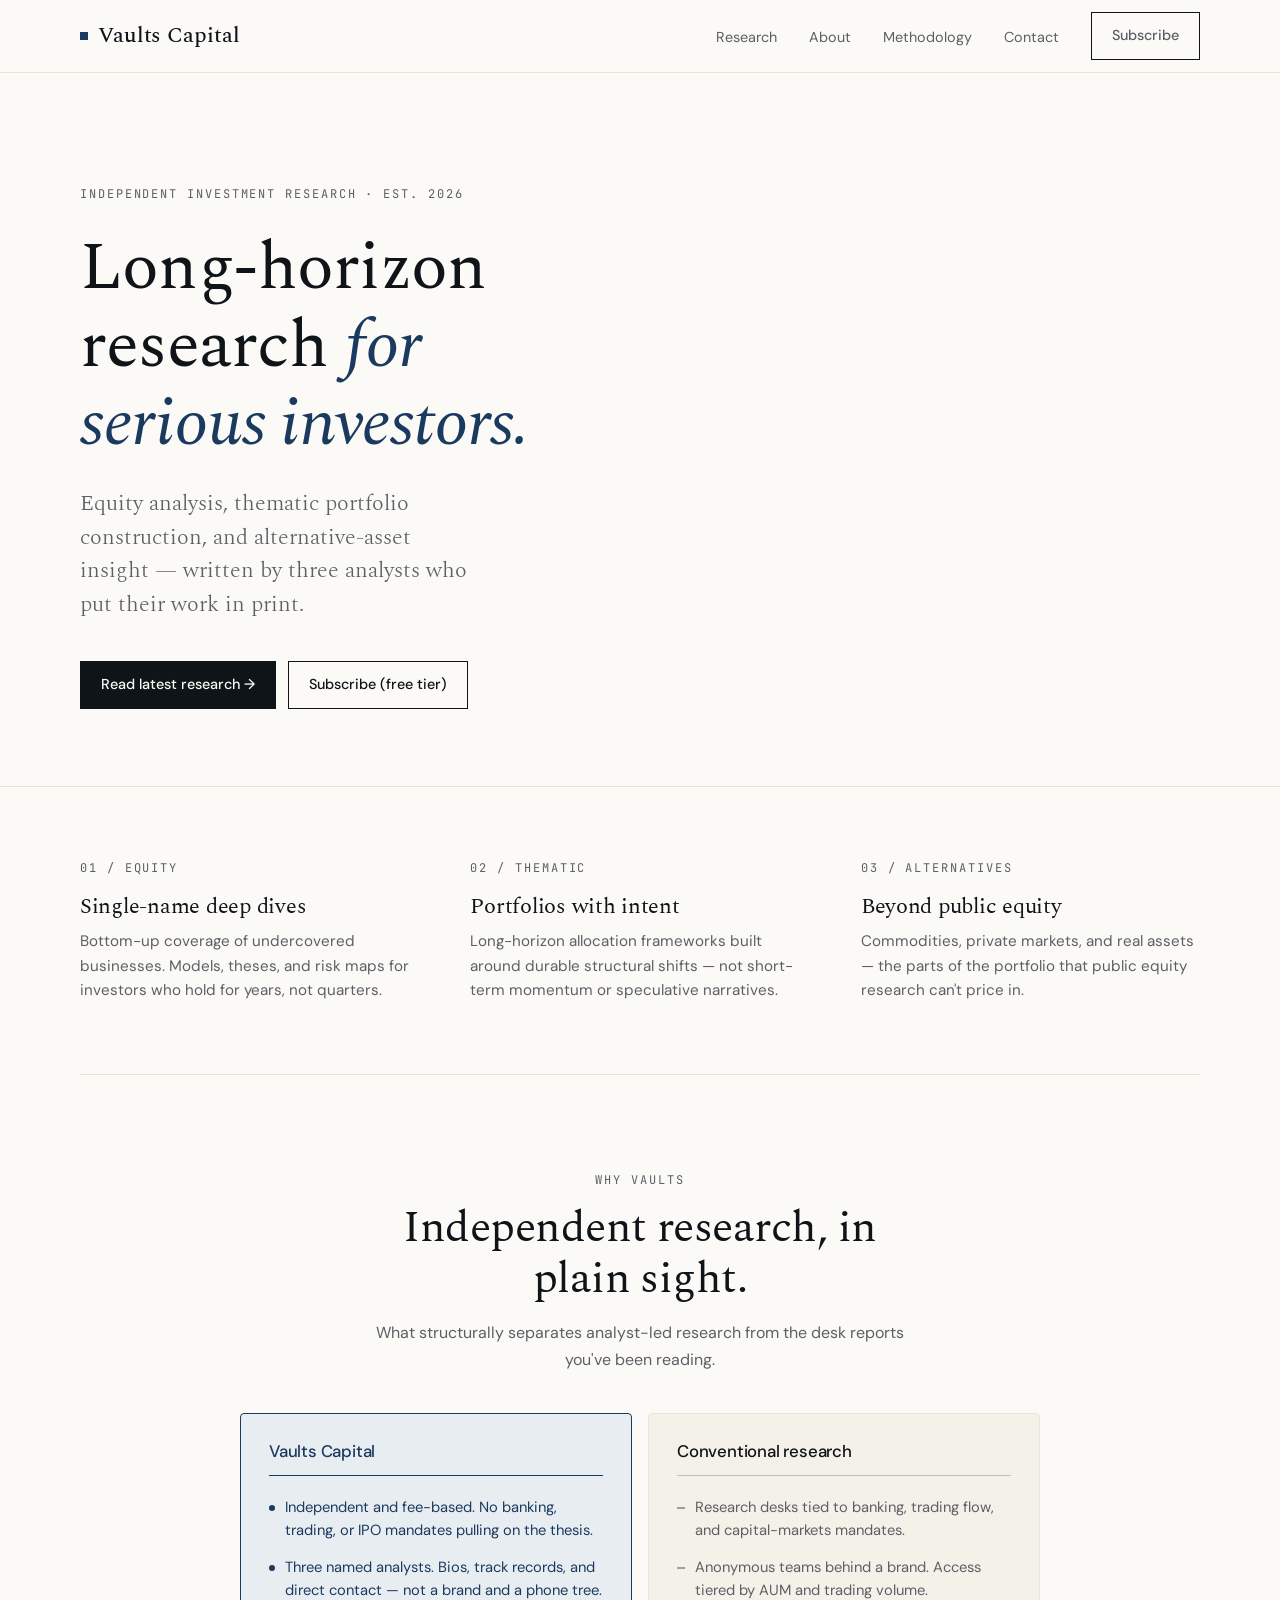
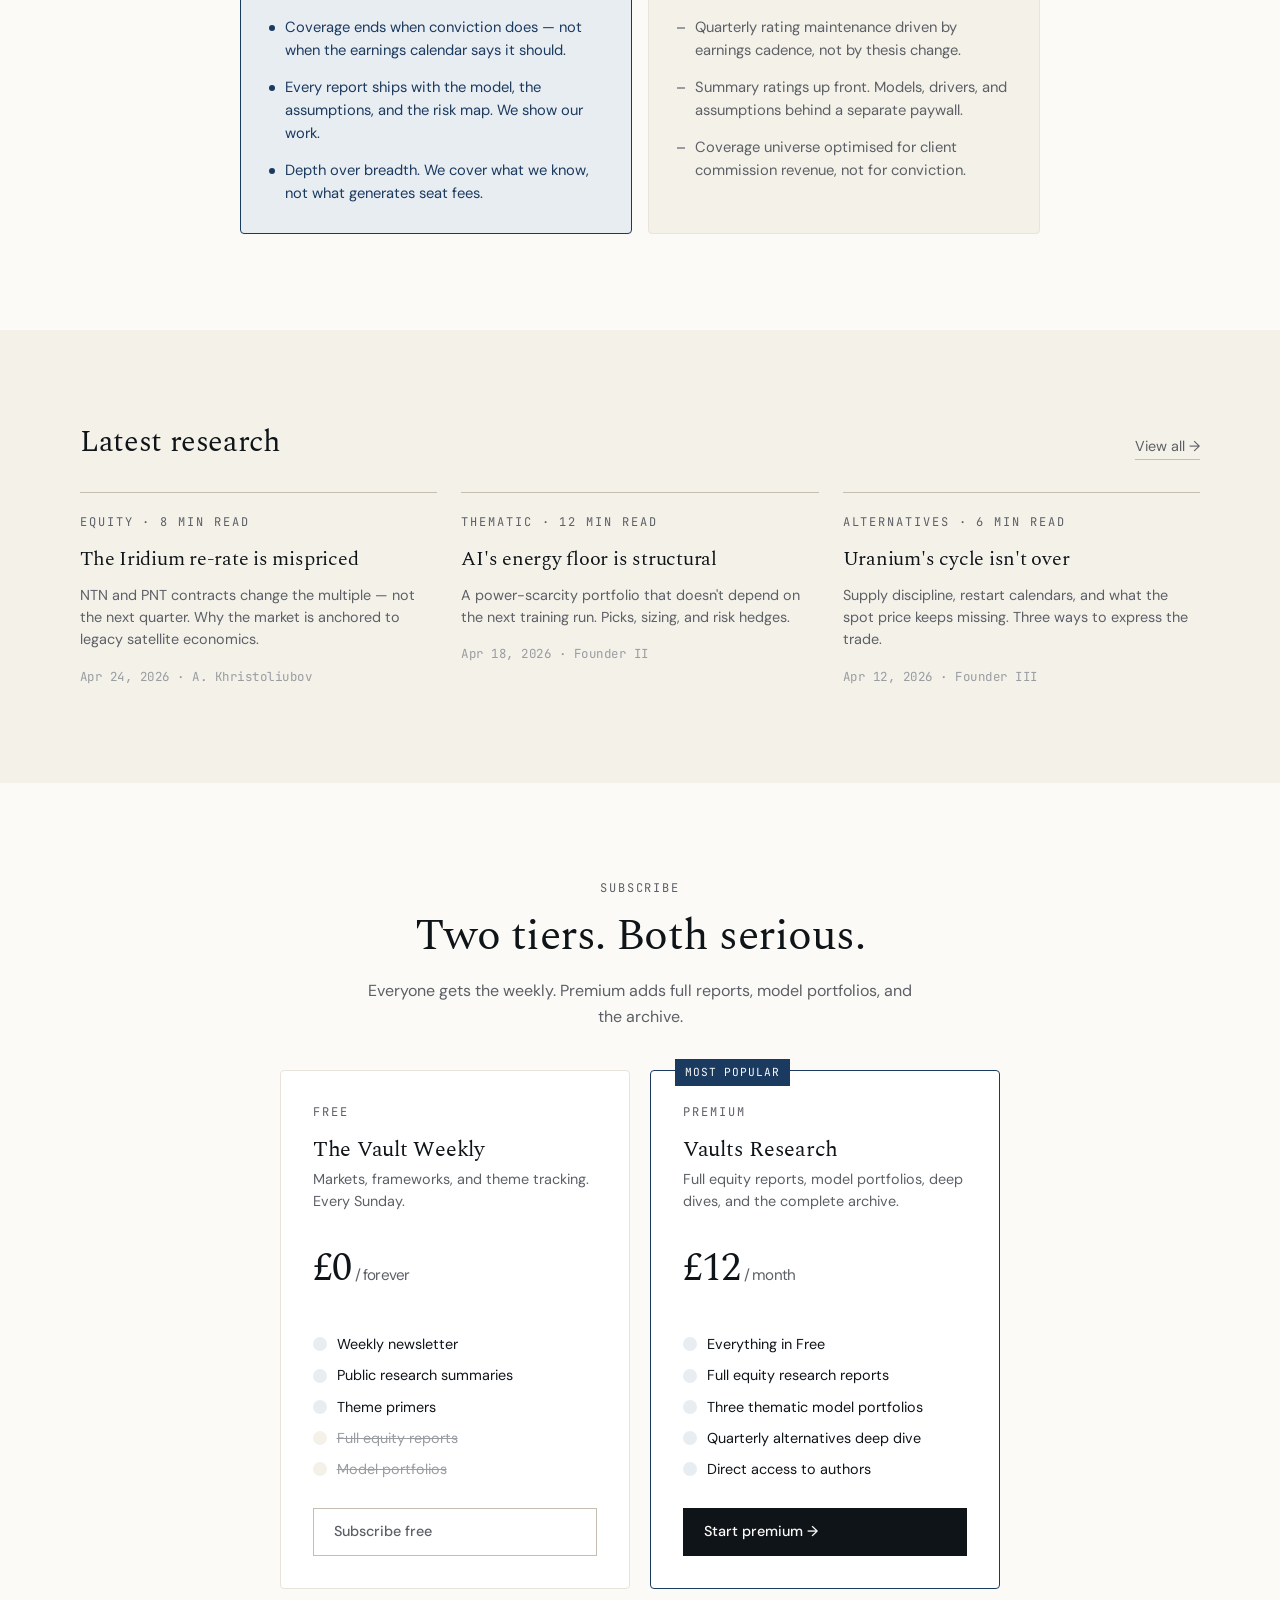
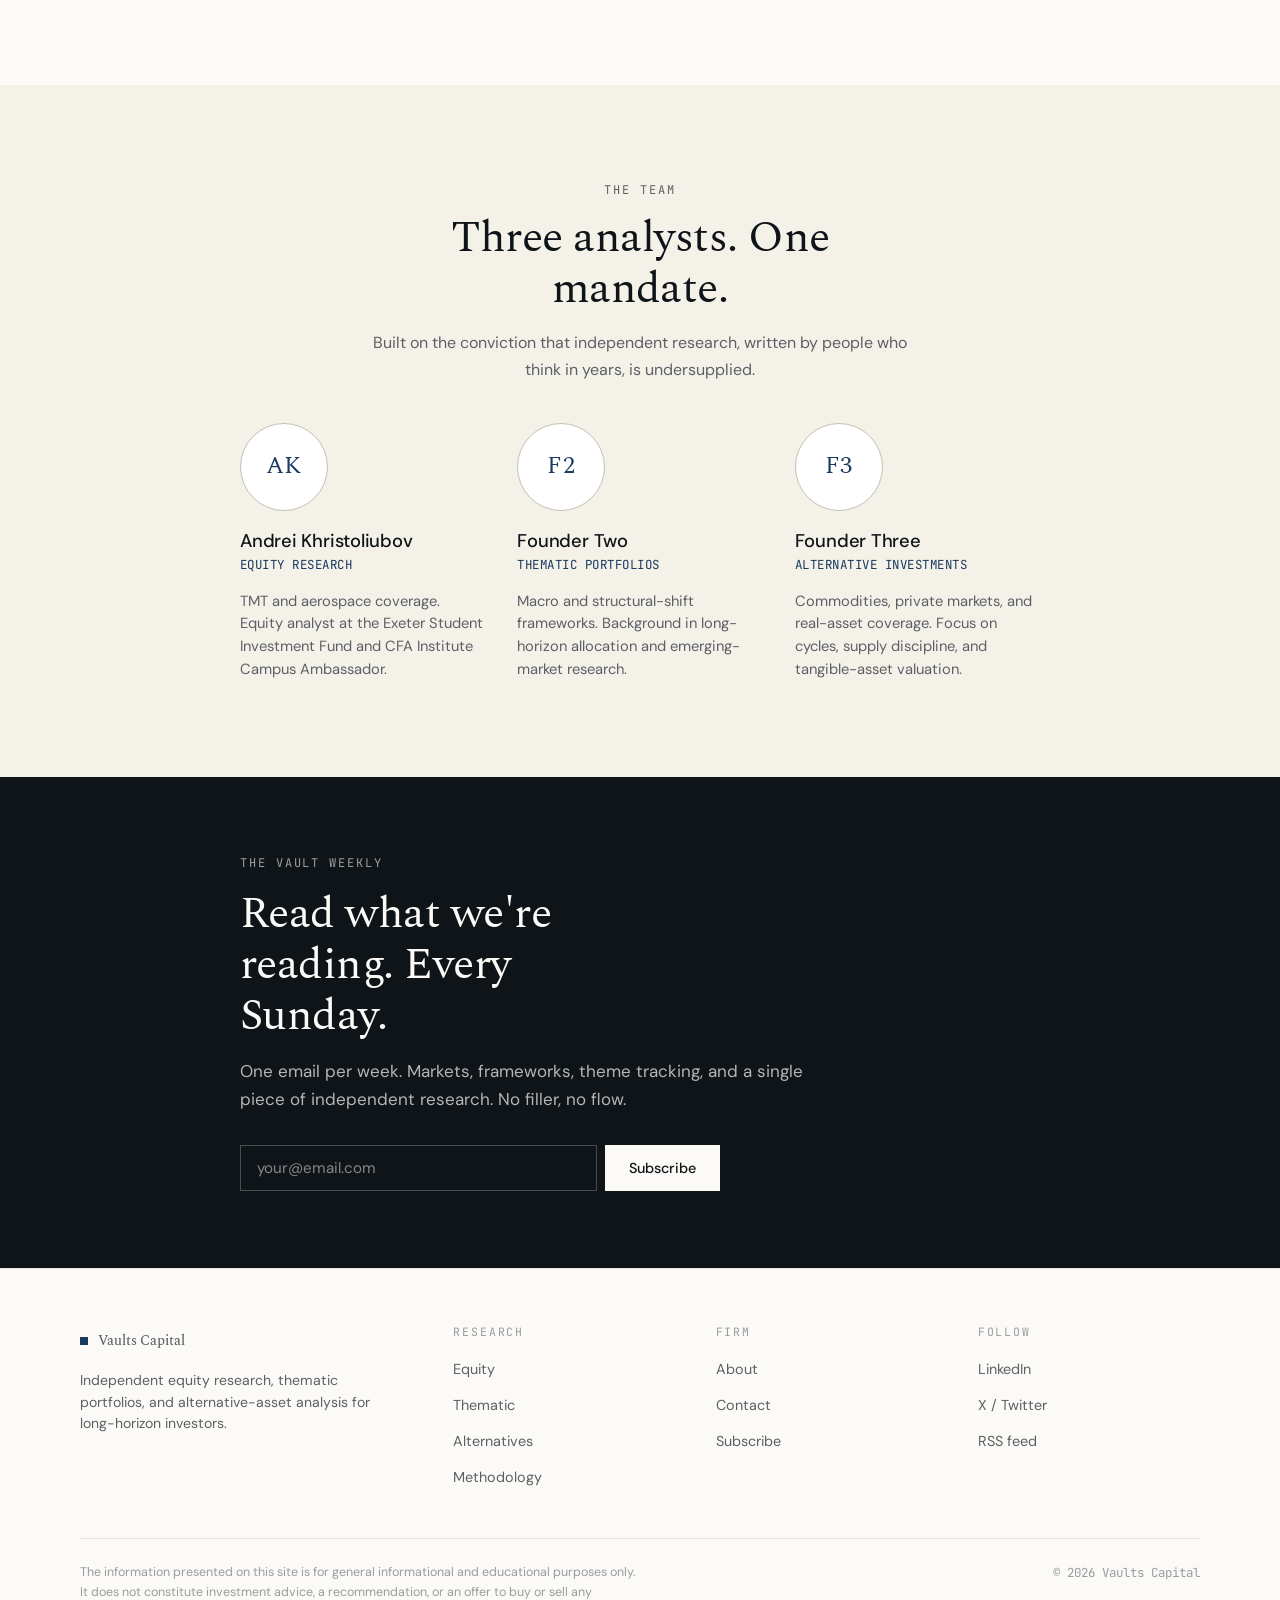
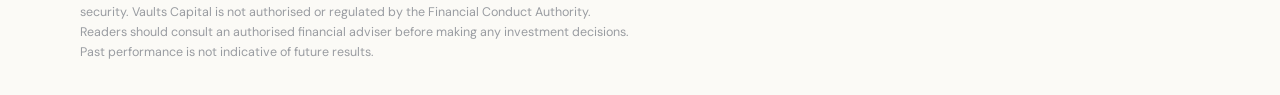
<file: index.html>
<!DOCTYPE html>
<html lang="en">
<head>
  <meta charset="UTF-8" />
  <meta name="viewport" content="width=device-width, initial-scale=1.0" />
  <title>Vaults Capital — Independent investment research</title>
  <meta name="description" content="Independent equity research, thematic portfolio construction, and alternative investment analysis for long-horizon investors." />

  <!-- Open Graph -->
  <meta property="og:title" content="Vaults Capital" />
  <meta property="og:description" content="Independent investment research, in plain sight." />
  <meta property="og:type" content="website" />

  <!-- Favicon (inline SVG) -->
  <link rel="icon" type="image/svg+xml" href="data:image/svg+xml,%3Csvg xmlns='http://www.w3.org/2000/svg' viewBox='0 0 32 32'%3E%3Crect width='32' height='32' fill='%23FBFAF6'/%3E%3Crect x='12' y='12' width='8' height='8' fill='%231B3A5F'/%3E%3C/svg%3E" />

  <!-- Fonts -->
  <link rel="preconnect" href="https://fonts.googleapis.com" />
  <link rel="preconnect" href="https://fonts.gstatic.com" crossorigin />
  <link href="https://fonts.googleapis.com/css2?family=Spectral:ital,wght@0,300;0,400;0,500;1,300;1,400&family=DM+Sans:wght@300;400;500&family=JetBrains+Mono:wght@400&display=swap" rel="stylesheet" />

  <link rel="stylesheet" href="styles.css" />
</head>
<body>

  <!-- ============ HEADER ============ -->
  <header class="site-header">
    <div class="container nav">
      <a href="index.html" class="brand"><span class="brand-mark"></span>Vaults Capital</a>
      <nav>
        <ul class="nav-links" id="navLinks">
          <li><a href="research.html">Research</a></li>
          <li><a href="about.html">About</a></li>
          <li><a href="methodology.html">Methodology</a></li>
          <li><a href="contact.html">Contact</a></li>
          <li><a href="subscribe.html" class="btn">Subscribe</a></li>
        </ul>
      </nav>
      <button class="nav-toggle" aria-label="Toggle navigation" id="navToggle">
        <span></span><span></span><span></span>
      </button>
    </div>
  </header>

  <main>

    <!-- ============ HERO ============ -->
    <section class="hero">
      <div class="container">
        <p class="eyebrow reveal">Independent investment research · Est. 2026</p>
        <h1 class="reveal reveal-delay-1">Long-horizon research <em>for serious investors.</em></h1>
        <p class="lede reveal reveal-delay-2">Equity analysis, thematic portfolio construction, and alternative-asset insight — written by three analysts who put their work in print.</p>
        <div class="hero-actions reveal reveal-delay-3">
          <a href="research.html" class="btn btn--primary">Read latest research →</a>
          <a href="subscribe.html" class="btn">Subscribe (free tier)</a>
        </div>
      </div>
    </section>

    <!-- ============ THREE PILLARS ============ -->
    <section class="container">
      <div class="pillars">
        <div class="pillar">
          <span class="eyebrow">01 / Equity</span>
          <h3>Single-name deep dives</h3>
          <p>Bottom-up coverage of undercovered businesses. Models, theses, and risk maps for investors who hold for years, not quarters.</p>
        </div>
        <div class="pillar">
          <span class="eyebrow">02 / Thematic</span>
          <h3>Portfolios with intent</h3>
          <p>Long-horizon allocation frameworks built around durable structural shifts — not short-term momentum or speculative narratives.</p>
        </div>
        <div class="pillar">
          <span class="eyebrow">03 / Alternatives</span>
          <h3>Beyond public equity</h3>
          <p>Commodities, private markets, and real assets — the parts of the portfolio that public equity research can't price in.</p>
        </div>
      </div>
    </section>

    <!-- ============ WHY VAULTS ============ -->
    <section class="section">
      <div class="container container--narrow">
        <div class="section-head">
          <span class="eyebrow">Why Vaults</span>
          <h2>Independent research, in plain sight.</h2>
          <p>What structurally separates analyst-led research from the desk reports you've been reading.</p>
        </div>

        <div class="compare">
          <div class="compare-card compare-card--us">
            <h3>Vaults Capital</h3>
            <ul>
              <li>Independent and fee-based. No banking, trading, or IPO mandates pulling on the thesis.</li>
              <li>Three named analysts. Bios, track records, and direct contact — not a brand and a phone tree.</li>
              <li>Coverage ends when conviction does — not when the earnings calendar says it should.</li>
              <li>Every report ships with the model, the assumptions, and the risk map. We show our work.</li>
              <li>Depth over breadth. We cover what we know, not what generates seat fees.</li>
            </ul>
          </div>
          <div class="compare-card compare-card--them">
            <h3>Conventional research</h3>
            <ul>
              <li>Research desks tied to banking, trading flow, and capital-markets mandates.</li>
              <li>Anonymous teams behind a brand. Access tiered by AUM and trading volume.</li>
              <li>Quarterly rating maintenance driven by earnings cadence, not by thesis change.</li>
              <li>Summary ratings up front. Models, drivers, and assumptions behind a separate paywall.</li>
              <li>Coverage universe optimised for client commission revenue, not for conviction.</li>
            </ul>
          </div>
        </div>
      </div>
    </section>

    <!-- ============ LATEST RESEARCH ============ -->
    <section class="section section--alt">
      <div class="container">
        <div class="feed-head">
          <h2>Latest research</h2>
          <a href="research.html">View all →</a>
        </div>

        <div class="feed">
          <a href="articles/iridium-rerate.html" class="article-card">
            <span class="eyebrow">Equity · 8 min read</span>
            <h3>The Iridium re-rate is mispriced</h3>
            <p class="excerpt">NTN and PNT contracts change the multiple — not the next quarter. Why the market is anchored to legacy satellite economics.</p>
            <div class="meta">Apr 24, 2026 · A. Khristoliubov</div>
          </a>
          <a href="#" class="article-card">
            <span class="eyebrow">Thematic · 12 min read</span>
            <h3>AI's energy floor is structural</h3>
            <p class="excerpt">A power-scarcity portfolio that doesn't depend on the next training run. Picks, sizing, and risk hedges.</p>
            <div class="meta">Apr 18, 2026 · Founder II</div>
          </a>
          <a href="#" class="article-card">
            <span class="eyebrow">Alternatives · 6 min read</span>
            <h3>Uranium's cycle isn't over</h3>
            <p class="excerpt">Supply discipline, restart calendars, and what the spot price keeps missing. Three ways to express the trade.</p>
            <div class="meta">Apr 12, 2026 · Founder III</div>
          </a>
        </div>
      </div>
    </section>

    <!-- ============ PRICING ============ -->
    <section class="section">
      <div class="container container--narrow">
        <div class="section-head">
          <span class="eyebrow">Subscribe</span>
          <h2>Two tiers. Both serious.</h2>
          <p>Everyone gets the weekly. Premium adds full reports, model portfolios, and the archive.</p>
        </div>

        <div class="pricing">
          <div class="tier">
            <span class="eyebrow">Free</span>
            <h3>The Vault Weekly</h3>
            <p class="tier-desc">Markets, frameworks, and theme tracking. Every Sunday.</p>
            <p class="price">£0<span class="price-suffix"> / forever</span></p>
            <ul>
              <li>Weekly newsletter</li>
              <li>Public research summaries</li>
              <li>Theme primers</li>
              <li data-disabled>Full equity reports</li>
              <li data-disabled>Model portfolios</li>
            </ul>
            <a href="subscribe.html" class="btn btn--ghost">Subscribe free</a>
          </div>
          <div class="tier tier--featured">
            <span class="eyebrow">Premium</span>
            <h3>Vaults Research</h3>
            <p class="tier-desc">Full equity reports, model portfolios, deep dives, and the complete archive.</p>
            <p class="price">£12<span class="price-suffix"> / month</span></p>
            <ul>
              <li>Everything in Free</li>
              <li>Full equity research reports</li>
              <li>Three thematic model portfolios</li>
              <li>Quarterly alternatives deep dive</li>
              <li>Direct access to authors</li>
            </ul>
            <a href="subscribe.html" class="btn btn--primary">Start premium →</a>
          </div>
        </div>
      </div>
    </section>

    <!-- ============ FOUNDERS TEASER ============ -->
    <section class="section section--alt">
      <div class="container container--narrow">
        <div class="section-head">
          <span class="eyebrow">The team</span>
          <h2>Three analysts. One mandate.</h2>
          <p>Built on the conviction that independent research, written by people who think in years, is undersupplied.</p>
        </div>

        <div class="founders">
          <div class="founder">
            <div class="avatar">AK</div>
            <h3>Andrei Khristoliubov</h3>
            <span class="role">Equity research</span>
            <p>TMT and aerospace coverage. Equity analyst at the Exeter Student Investment Fund and CFA Institute Campus Ambassador.</p>
          </div>
          <div class="founder">
            <div class="avatar">F2</div>
            <h3>Founder Two</h3>
            <span class="role">Thematic portfolios</span>
            <p>Macro and structural-shift frameworks. Background in long-horizon allocation and emerging-market research.</p>
          </div>
          <div class="founder">
            <div class="avatar">F3</div>
            <h3>Founder Three</h3>
            <span class="role">Alternative investments</span>
            <p>Commodities, private markets, and real-asset coverage. Focus on cycles, supply discipline, and tangible-asset valuation.</p>
          </div>
        </div>
      </div>
    </section>

    <!-- ============ NEWSLETTER CTA ============ -->
    <section class="newsletter">
      <div class="container container--narrow">
        <span class="eyebrow" style="color: rgba(251,250,246,0.6); display: block; margin-bottom: 1rem;">The Vault Weekly</span>
        <h2>Read what we're reading. Every Sunday.</h2>
        <p>One email per week. Markets, frameworks, theme tracking, and a single piece of independent research. No filler, no flow.</p>
        <form class="newsletter-form" onsubmit="event.preventDefault(); alert('Connect this form to Beehiiv, ConvertKit, or Substack at launch.');">
          <input type="email" placeholder="your@email.com" required aria-label="Email address" />
          <button type="submit">Subscribe</button>
        </form>
      </div>
    </section>

  </main>

  <!-- ============ FOOTER ============ -->
  <footer class="site-footer">
    <div class="container">
      <div class="footer-top">
        <div>
          <a href="index.html" class="brand"><span class="brand-mark"></span>Vaults Capital</a>
          <p style="margin-top: 1rem; font-size: 0.88rem; color: var(--ink-muted); max-width: 32ch; line-height: 1.55;">Independent equity research, thematic portfolios, and alternative-asset analysis for long-horizon investors.</p>
        </div>
        <div>
          <h4>Research</h4>
          <ul>
            <li><a href="research.html?filter=equity">Equity</a></li>
            <li><a href="research.html?filter=thematic">Thematic</a></li>
            <li><a href="research.html?filter=alternatives">Alternatives</a></li>
            <li><a href="methodology.html">Methodology</a></li>
          </ul>
        </div>
        <div>
          <h4>Firm</h4>
          <ul>
            <li><a href="about.html">About</a></li>
            <li><a href="contact.html">Contact</a></li>
            <li><a href="subscribe.html">Subscribe</a></li>
          </ul>
        </div>
        <div>
          <h4>Follow</h4>
          <ul>
            <li><a href="#">LinkedIn</a></li>
            <li><a href="#">X / Twitter</a></li>
            <li><a href="#">RSS feed</a></li>
          </ul>
        </div>
      </div>
      <div class="footer-bottom">
        <p class="disclaimer">The information presented on this site is for general informational and educational purposes only. It does not constitute investment advice, a recommendation, or an offer to buy or sell any security. Vaults Capital is not authorised or regulated by the Financial Conduct Authority. Readers should consult an authorised financial adviser before making any investment decisions. Past performance is not indicative of future results.</p>
        <p class="copyright">© 2026 Vaults Capital</p>
      </div>
    </div>
  </footer>

  <script src="script.js"></script>
</body>
</html>
</file>
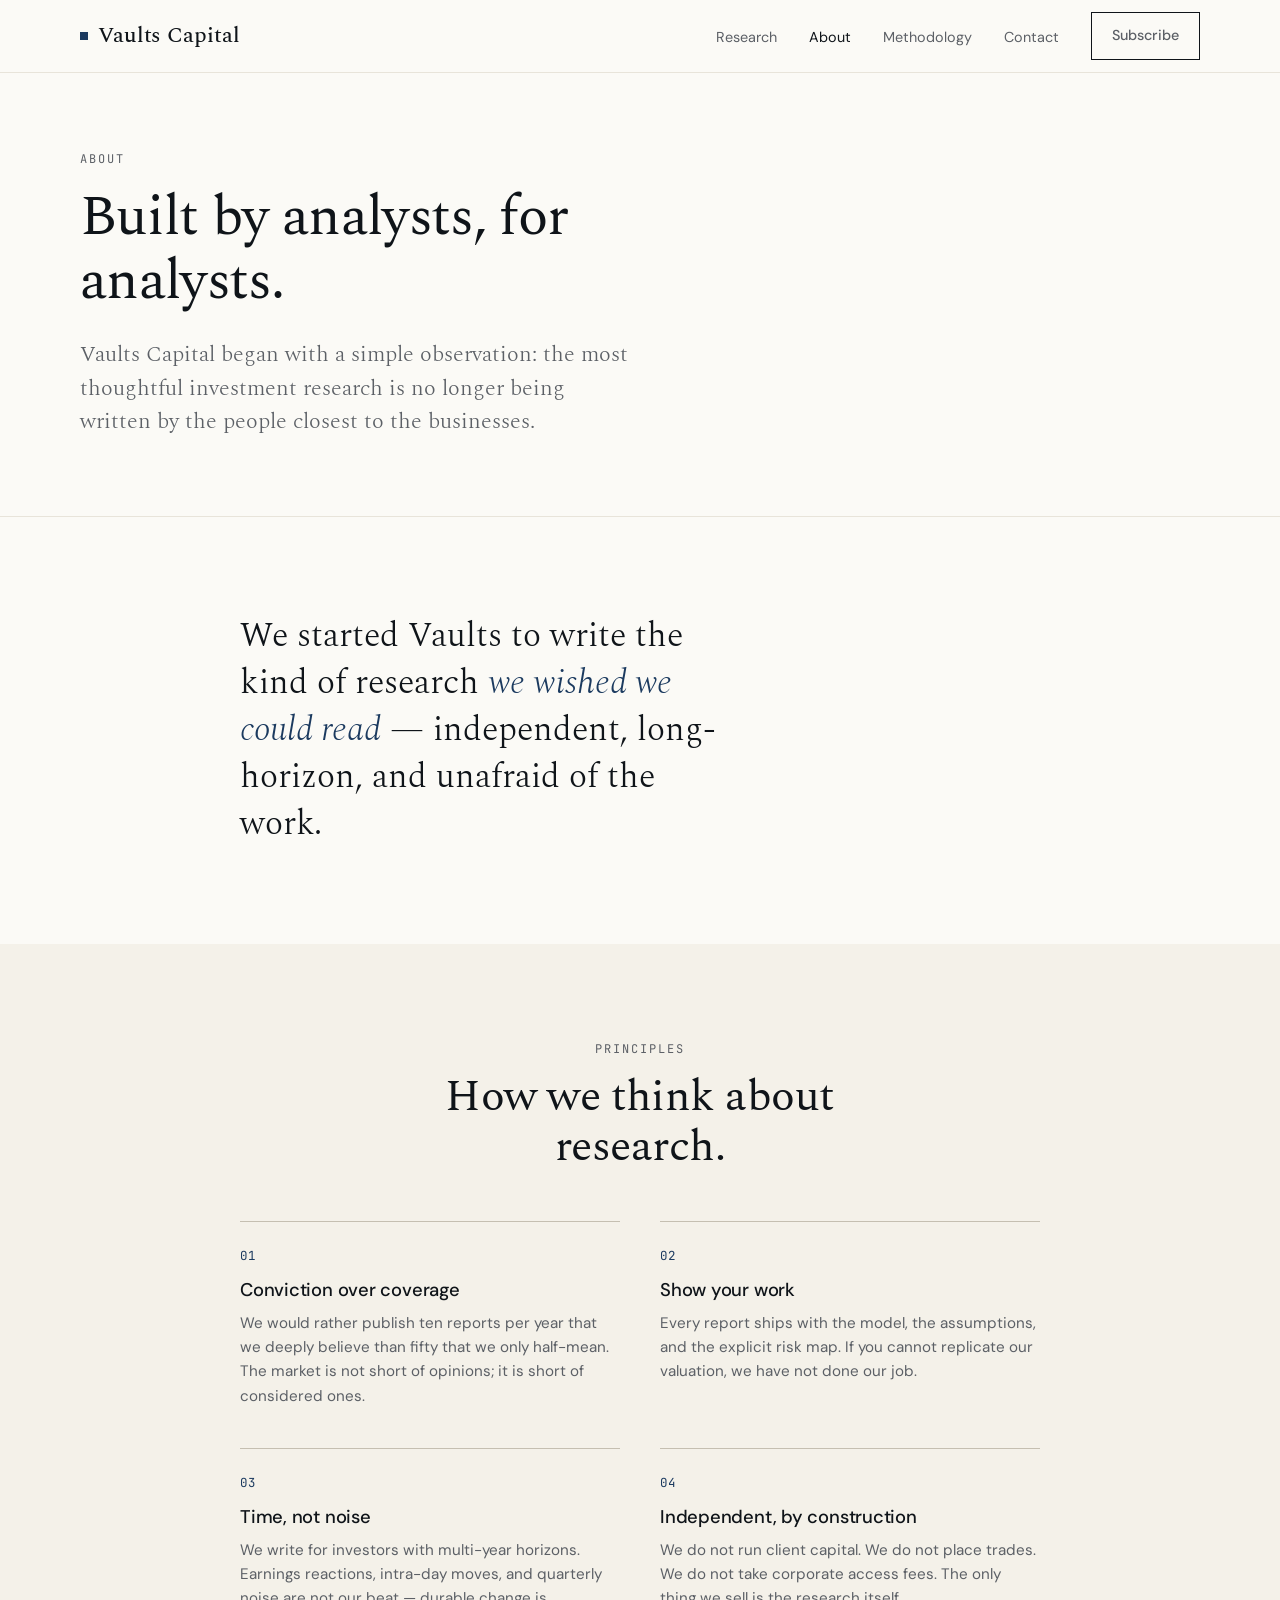
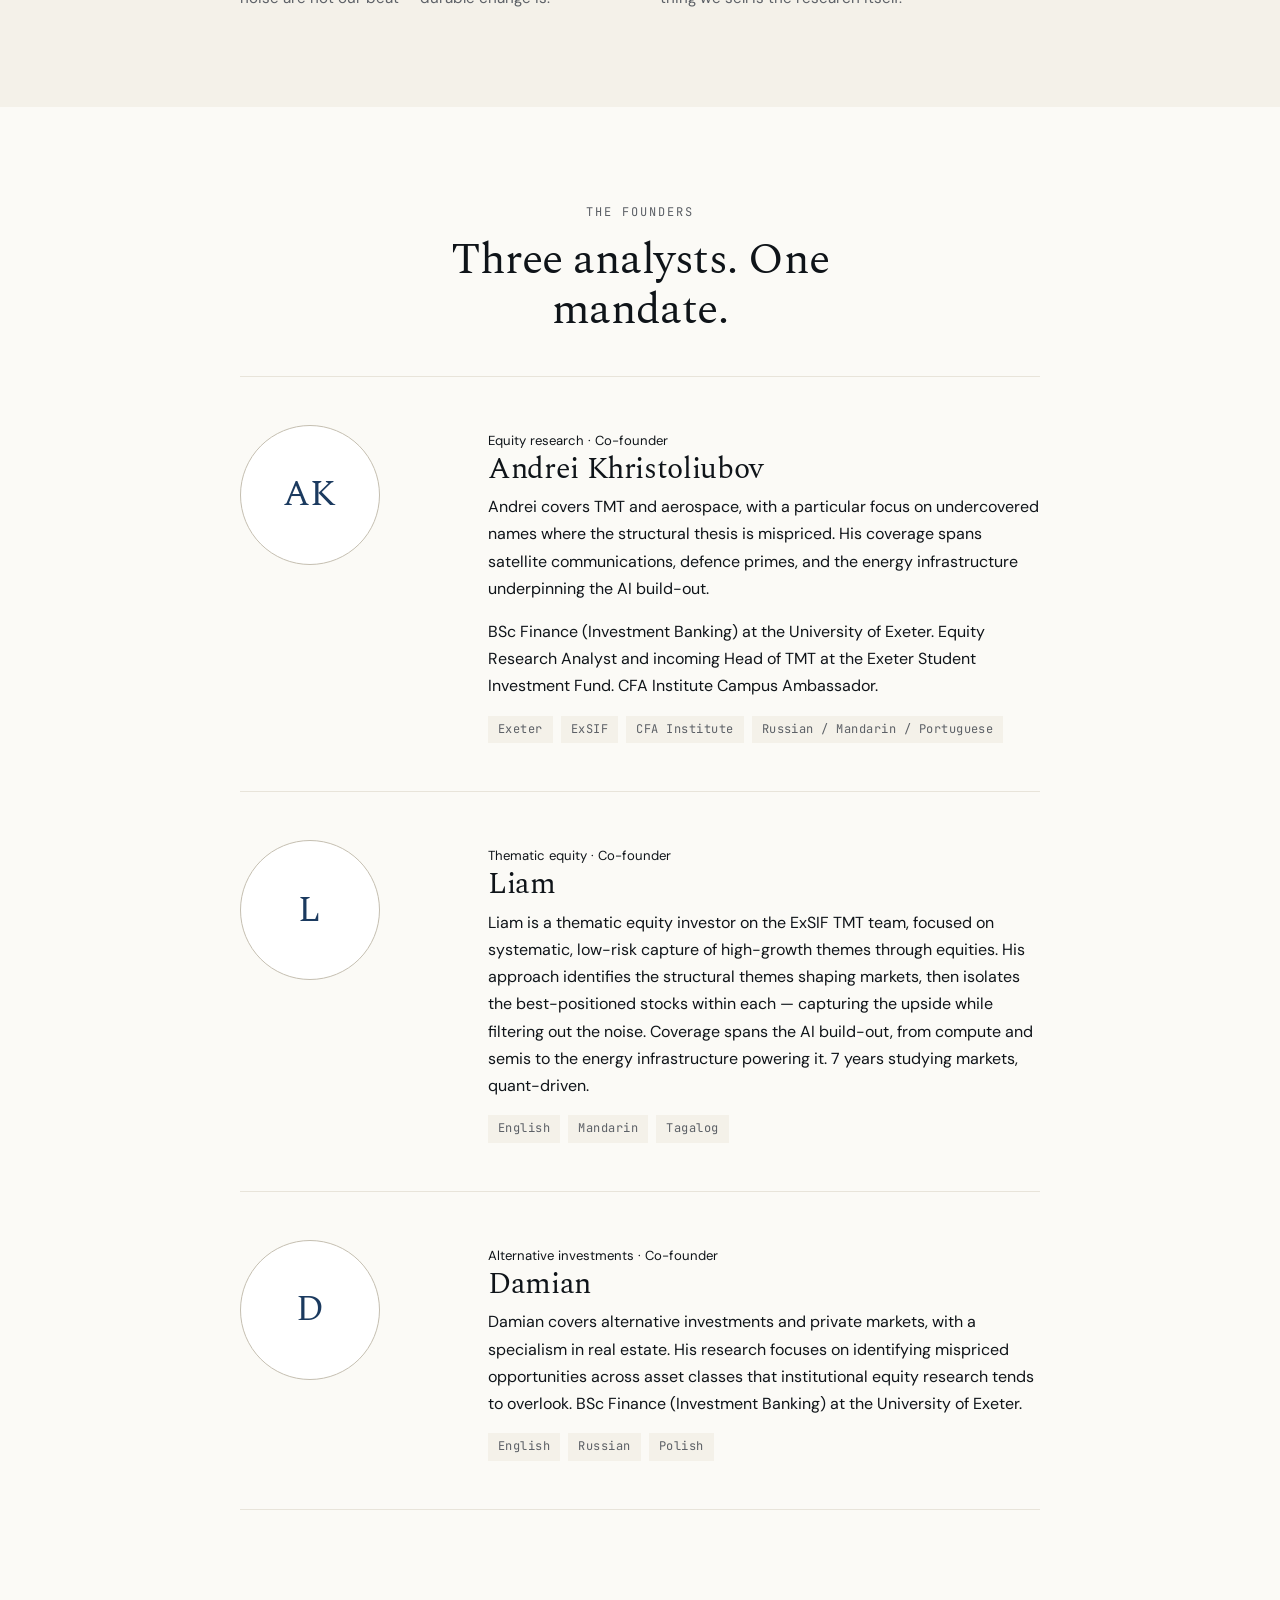
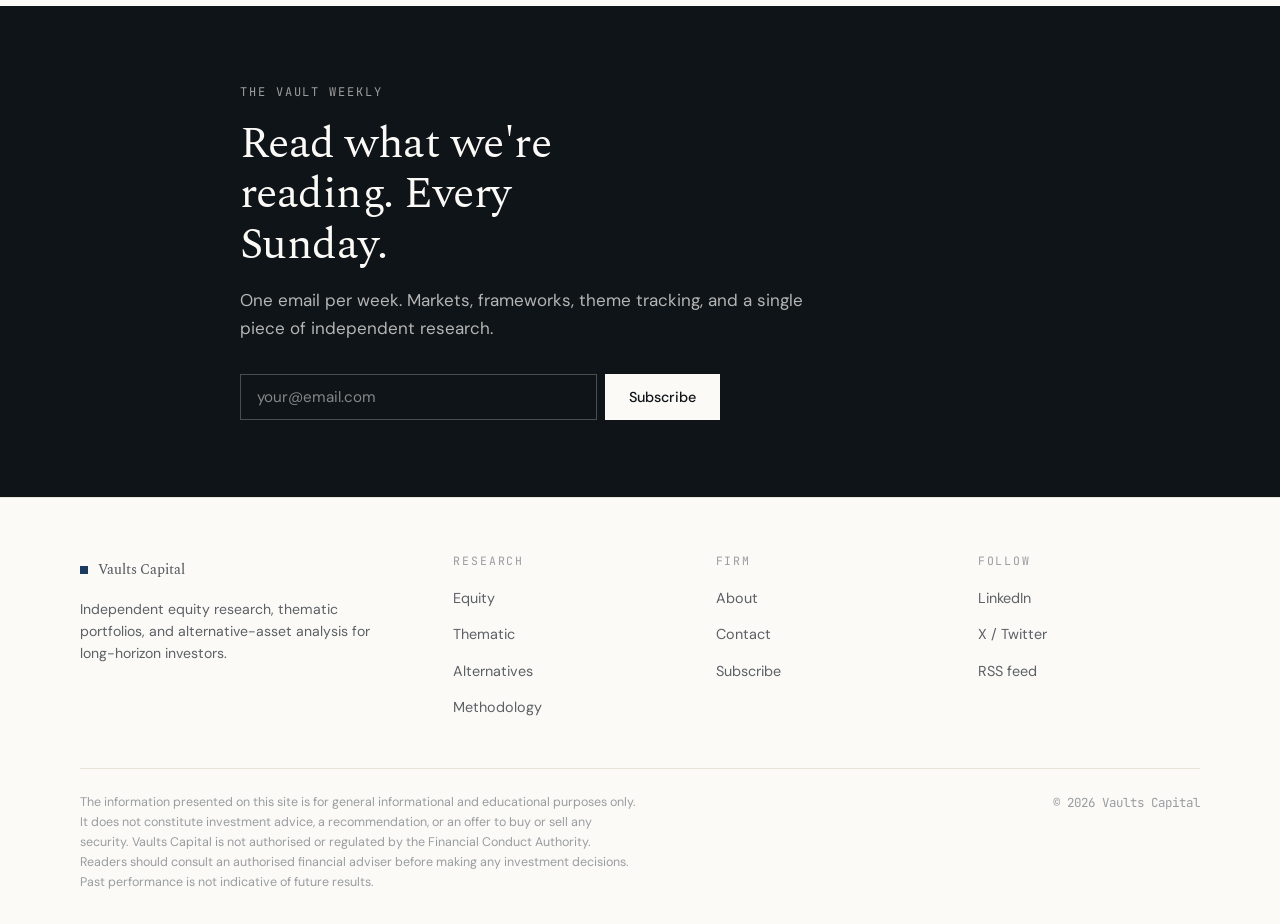
<file: about.html>
<!DOCTYPE html>
<html lang="en">
<head>
  <meta charset="UTF-8" />
  <meta name="viewport" content="width=device-width, initial-scale=1.0" />
  <title>About — Vaults Capital</title>
  <meta name="description" content="Three analysts, one mandate. Meet the founders of Vaults Capital and read our research principles." />
  <link rel="icon" type="image/svg+xml" href="data:image/svg+xml,%3Csvg xmlns='http://www.w3.org/2000/svg' viewBox='0 0 32 32'%3E%3Crect width='32' height='32' fill='%23FBFAF6'/%3E%3Crect x='12' y='12' width='8' height='8' fill='%231B3A5F'/%3E%3C/svg%3E" />
  <link rel="preconnect" href="https://fonts.googleapis.com" />
  <link rel="preconnect" href="https://fonts.gstatic.com" crossorigin />
  <link href="https://fonts.googleapis.com/css2?family=Spectral:ital,wght@0,300;0,400;0,500;1,300;1,400&family=DM+Sans:wght@300;400;500&family=JetBrains+Mono:wght@400&display=swap" rel="stylesheet" />
  <link rel="stylesheet" href="styles.css" />
</head>
<body>

  <header class="site-header">
    <div class="container nav">
      <a href="index.html" class="brand"><span class="brand-mark"></span>Vaults Capital</a>
      <nav>
        <ul class="nav-links" id="navLinks">
          <li><a href="research.html">Research</a></li>
          <li><a href="about.html" class="is-active">About</a></li>
          <li><a href="methodology.html">Methodology</a></li>
          <li><a href="contact.html">Contact</a></li>
          <li><a href="subscribe.html" class="btn">Subscribe</a></li>
        </ul>
      </nav>
      <button class="nav-toggle" aria-label="Toggle navigation" id="navToggle">
        <span></span><span></span><span></span>
      </button>
    </div>
  </header>

  <main>

    <!-- ============ PAGE HERO ============ -->
    <section class="page-hero">
      <div class="container">
        <span class="eyebrow reveal">About</span>
        <h1 class="reveal reveal-delay-1">Built by analysts, for analysts.</h1>
        <p class="lede reveal reveal-delay-2">Vaults Capital began with a simple observation: the most thoughtful investment research is no longer being written by the people closest to the businesses.</p>
      </div>
    </section>

    <!-- ============ STATEMENT ============ -->
    <section class="section">
      <div class="container container--narrow">
        <p class="about-statement">We started Vaults to write the kind of research <em>we wished we could read</em> — independent, long-horizon, and unafraid of the work.</p>
      </div>
    </section>

    <!-- ============ PRINCIPLES ============ -->
    <section class="section section--alt">
      <div class="container container--narrow">
        <div class="section-head">
          <span class="eyebrow">Principles</span>
          <h2>How we think about research.</h2>
        </div>
        <div class="principles">
          <div class="principle">
            <span class="principle-num">01</span>
            <h3>Conviction over coverage</h3>
            <p>We would rather publish ten reports per year that we deeply believe than fifty that we only half-mean. The market is not short of opinions; it is short of considered ones.</p>
          </div>
          <div class="principle">
            <span class="principle-num">02</span>
            <h3>Show your work</h3>
            <p>Every report ships with the model, the assumptions, and the explicit risk map. If you cannot replicate our valuation, we have not done our job.</p>
          </div>
          <div class="principle">
            <span class="principle-num">03</span>
            <h3>Time, not noise</h3>
            <p>We write for investors with multi-year horizons. Earnings reactions, intra-day moves, and quarterly noise are not our beat — durable change is.</p>
          </div>
          <div class="principle">
            <span class="principle-num">04</span>
            <h3>Independent, by construction</h3>
            <p>We do not run client capital. We do not place trades. We do not take corporate access fees. The only thing we sell is the research itself.</p>
          </div>
        </div>
      </div>
    </section>

    <!-- ============ FOUNDERS DETAIL ============ -->
    <section class="section">
      <div class="container container--narrow">
        <div class="section-head">
          <span class="eyebrow">The founders</span>
          <h2>Three analysts. One mandate.</h2>
        </div>

        <div class="founder-detail">
          <div class="avatar">AK</div>
          <div>
            <span class="role">Equity research · Co-founder</span>
            <h3>Andrei Khristoliubov</h3>
            <p>Andrei covers TMT and aerospace, with a particular focus on undercovered names where the structural thesis is mispriced. His coverage spans satellite communications, defence primes, and the energy infrastructure underpinning the AI build-out.</p>
            <p>BSc Finance (Investment Banking) at the University of Exeter. Equity Research Analyst and incoming Head of TMT at the Exeter Student Investment Fund. CFA Institute Campus Ambassador.</p>
            <div class="credentials">
              <span>Exeter</span>
              <span>ExSIF</span>
              <span>CFA Institute</span>
              <span>Russian / Mandarin / Portuguese</span>
            </div>
          </div>
        </div>

        <div class="founder-detail">
          <div class="avatar">L</div>
          <div>
            <span class="role">Thematic equity · Co-founder</span>
            <h3>Liam</h3>
            <p>Liam is a thematic equity investor on the ExSIF TMT team, focused on systematic, low-risk capture of high-growth themes through equities. His approach identifies the structural themes shaping markets, then isolates the best-positioned stocks within each — capturing the upside while filtering out the noise. Coverage spans the AI build-out, from compute and semis to the energy infrastructure powering it. 7 years studying markets, quant-driven.</p>
            <div class="credentials">
              <span>English</span>
              <span>Mandarin</span>
              <span>Tagalog</span>
            </div>
          </div>
        </div>

        <div class="founder-detail">
          <div class="avatar">D</div>
          <div>
            <span class="role">Alternative investments · Co-founder</span>
            <h3>Damian</h3>
            <p>Damian covers alternative investments and private markets, with a specialism in real estate. His research focuses on identifying mispriced opportunities across asset classes that institutional equity research tends to overlook. BSc Finance (Investment Banking) at the University of Exeter.</p>
            <div class="credentials">
              <span>English</span>
              <span>Russian</span>
              <span>Polish</span>
            </div>
          </div>
        </div>
      </div>
    </section>

    <!-- ============ NEWSLETTER ============ -->
    <section class="newsletter">
      <div class="container container--narrow">
        <span class="eyebrow" style="color: rgba(251,250,246,0.6); display: block; margin-bottom: 1rem;">The Vault Weekly</span>
        <h2>Read what we're reading. Every Sunday.</h2>
        <p>One email per week. Markets, frameworks, theme tracking, and a single piece of independent research.</p>
        <form class="newsletter-form" onsubmit="event.preventDefault(); alert('Connect this form to Beehiiv, ConvertKit, or Substack at launch.');">
          <input type="email" placeholder="your@email.com" required aria-label="Email address" />
          <button type="submit">Subscribe</button>
        </form>
      </div>
    </section>

  </main>

  <footer class="site-footer">
    <div class="container">
      <div class="footer-top">
        <div>
          <a href="index.html" class="brand"><span class="brand-mark"></span>Vaults Capital</a>
          <p style="margin-top: 1rem; font-size: 0.88rem; color: var(--ink-muted); max-width: 32ch; line-height: 1.55;">Independent equity research, thematic portfolios, and alternative-asset analysis for long-horizon investors.</p>
        </div>
        <div>
          <h4>Research</h4>
          <ul>
            <li><a href="research.html?filter=equity">Equity</a></li>
            <li><a href="research.html?filter=thematic">Thematic</a></li>
            <li><a href="research.html?filter=alternatives">Alternatives</a></li>
            <li><a href="methodology.html">Methodology</a></li>
          </ul>
        </div>
        <div>
          <h4>Firm</h4>
          <ul>
            <li><a href="about.html">About</a></li>
            <li><a href="contact.html">Contact</a></li>
            <li><a href="subscribe.html">Subscribe</a></li>
          </ul>
        </div>
        <div>
          <h4>Follow</h4>
          <ul>
            <li><a href="#">LinkedIn</a></li>
            <li><a href="#">X / Twitter</a></li>
            <li><a href="#">RSS feed</a></li>
          </ul>
        </div>
      </div>
      <div class="footer-bottom">
        <p class="disclaimer">The information presented on this site is for general informational and educational purposes only. It does not constitute investment advice, a recommendation, or an offer to buy or sell any security. Vaults Capital is not authorised or regulated by the Financial Conduct Authority. Readers should consult an authorised financial adviser before making any investment decisions. Past performance is not indicative of future results.</p>
        <p class="copyright">© 2026 Vaults Capital</p>
      </div>
    </div>
  </footer>

  <script src="script.js"></script>
</body>
</html>
</file>
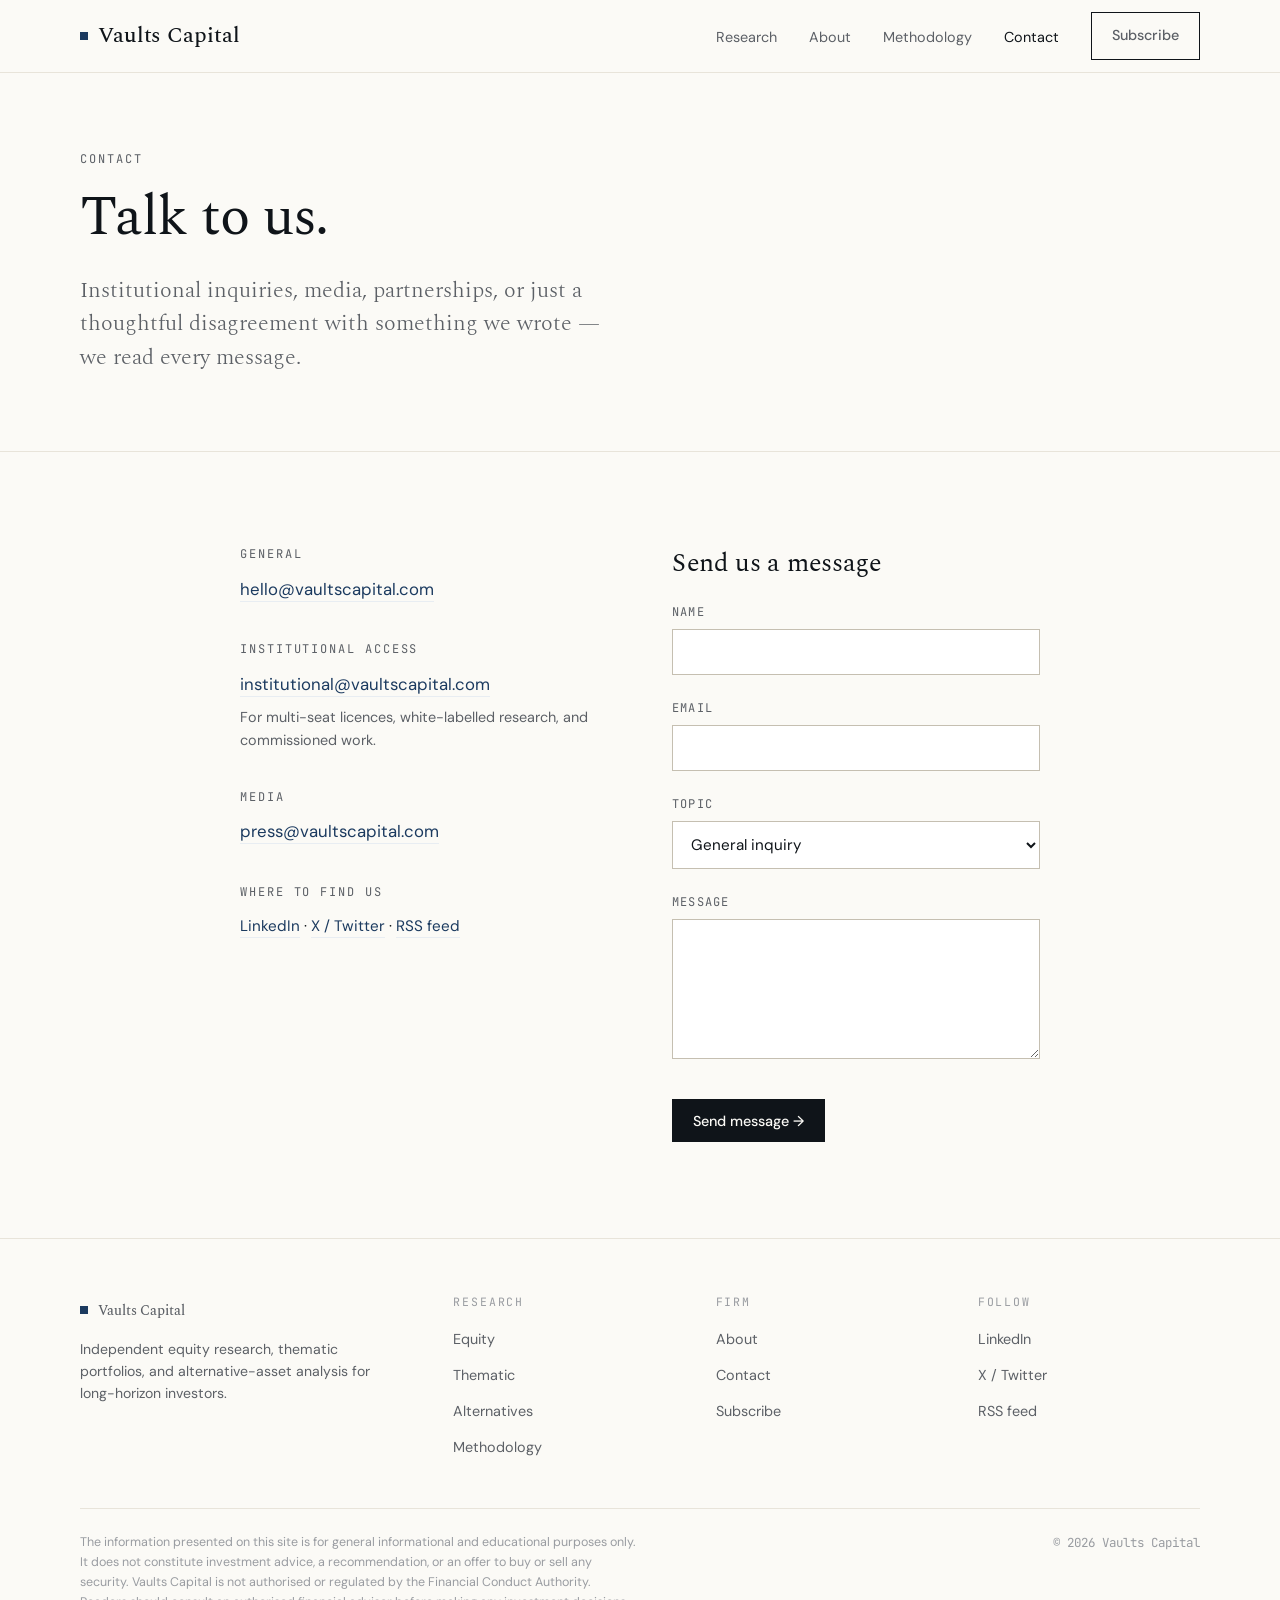
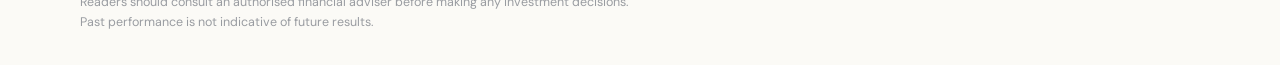
<file: contact.html>
<!DOCTYPE html>
<html lang="en">
<head>
  <meta charset="UTF-8" />
  <meta name="viewport" content="width=device-width, initial-scale=1.0" />
  <title>Contact — Vaults Capital</title>
  <meta name="description" content="Get in touch with Vaults Capital. Editorial, institutional, and media inquiries." />
  <link rel="icon" type="image/svg+xml" href="data:image/svg+xml,%3Csvg xmlns='http://www.w3.org/2000/svg' viewBox='0 0 32 32'%3E%3Crect width='32' height='32' fill='%23FBFAF6'/%3E%3Crect x='12' y='12' width='8' height='8' fill='%231B3A5F'/%3E%3C/svg%3E" />
  <link rel="preconnect" href="https://fonts.googleapis.com" />
  <link rel="preconnect" href="https://fonts.gstatic.com" crossorigin />
  <link href="https://fonts.googleapis.com/css2?family=Spectral:ital,wght@0,300;0,400;0,500;1,300;1,400&family=DM+Sans:wght@300;400;500&family=JetBrains+Mono:wght@400&display=swap" rel="stylesheet" />
  <link rel="stylesheet" href="styles.css" />
  <style>
    .contact-form {
      display: flex;
      flex-direction: column;
      gap: 1rem;
    }
    .contact-form label {
      font-family: var(--font-mono);
      font-size: 0.75rem;
      letter-spacing: 0.1em;
      text-transform: uppercase;
      color: var(--ink-muted);
      margin-bottom: 0.4rem;
      display: block;
    }
    .contact-form input,
    .contact-form select,
    .contact-form textarea {
      width: 100%;
      padding: 0.75rem 0.85rem;
      border: 1px solid var(--border-strong);
      background: var(--bg-elevated);
      color: var(--ink);
      font-family: inherit;
      font-size: 0.95rem;
      transition: border-color 200ms var(--ease);
    }
    .contact-form input:focus,
    .contact-form select:focus,
    .contact-form textarea:focus {
      outline: none;
      border-color: var(--accent);
    }
    .contact-form textarea { min-height: 140px; resize: vertical; }
    .contact-form .field { margin-bottom: 0.5rem; }
    .contact-form button { align-self: flex-start; margin-top: 0.5rem; }
  </style>
</head>
<body>

  <header class="site-header">
    <div class="container nav">
      <a href="index.html" class="brand"><span class="brand-mark"></span>Vaults Capital</a>
      <nav>
        <ul class="nav-links" id="navLinks">
          <li><a href="research.html">Research</a></li>
          <li><a href="about.html">About</a></li>
          <li><a href="methodology.html">Methodology</a></li>
          <li><a href="contact.html" class="is-active">Contact</a></li>
          <li><a href="subscribe.html" class="btn">Subscribe</a></li>
        </ul>
      </nav>
      <button class="nav-toggle" aria-label="Toggle navigation" id="navToggle">
        <span></span><span></span><span></span>
      </button>
    </div>
  </header>

  <main>

    <section class="page-hero">
      <div class="container">
        <span class="eyebrow reveal">Contact</span>
        <h1 class="reveal reveal-delay-1">Talk to us.</h1>
        <p class="lede reveal reveal-delay-2">Institutional inquiries, media, partnerships, or just a thoughtful disagreement with something we wrote — we read every message.</p>
      </div>
    </section>

    <section class="section">
      <div class="container container--narrow">
        <div class="contact-grid">
          <div>
            <div class="contact-block" style="margin-bottom: 2.5rem;">
              <h3>General</h3>
              <p><a href="mailto:hello@vaultscapital.com">hello@vaultscapital.com</a></p>
            </div>
            <div class="contact-block" style="margin-bottom: 2.5rem;">
              <h3>Institutional access</h3>
              <p><a href="mailto:institutional@vaultscapital.com">institutional@vaultscapital.com</a></p>
              <p style="font-size: 0.9rem; color: var(--ink-muted); margin-top: 0.5rem; line-height: 1.55;">For multi-seat licences, white-labelled research, and commissioned work.</p>
            </div>
            <div class="contact-block" style="margin-bottom: 2.5rem;">
              <h3>Media</h3>
              <p><a href="mailto:press@vaultscapital.com">press@vaultscapital.com</a></p>
            </div>
            <div class="contact-block">
              <h3>Where to find us</h3>
              <p style="font-size: 0.95rem;"><a href="#">LinkedIn</a> · <a href="#">X / Twitter</a> · <a href="#">RSS feed</a></p>
            </div>
          </div>
          <div>
            <h3 style="font-family: var(--font-serif); font-weight: 400; font-size: 1.65rem; margin-bottom: 1.5rem;">Send us a message</h3>
            <form class="contact-form" onsubmit="event.preventDefault(); alert('Hook this up to Formspree, Getform, Netlify Forms, or your own backend at launch.');">
              <div class="field">
                <label for="name">Name</label>
                <input type="text" id="name" name="name" required />
              </div>
              <div class="field">
                <label for="email">Email</label>
                <input type="email" id="email" name="email" required />
              </div>
              <div class="field">
                <label for="topic">Topic</label>
                <select id="topic" name="topic">
                  <option>General inquiry</option>
                  <option>Institutional access</option>
                  <option>Media / press</option>
                  <option>Partnership</option>
                  <option>Feedback on a report</option>
                </select>
              </div>
              <div class="field">
                <label for="message">Message</label>
                <textarea id="message" name="message" required></textarea>
              </div>
              <button type="submit" class="btn btn--primary">Send message →</button>
            </form>
          </div>
        </div>
      </div>
    </section>

  </main>

  <footer class="site-footer">
    <div class="container">
      <div class="footer-top">
        <div>
          <a href="index.html" class="brand"><span class="brand-mark"></span>Vaults Capital</a>
          <p style="margin-top: 1rem; font-size: 0.88rem; color: var(--ink-muted); max-width: 32ch; line-height: 1.55;">Independent equity research, thematic portfolios, and alternative-asset analysis for long-horizon investors.</p>
        </div>
        <div>
          <h4>Research</h4>
          <ul>
            <li><a href="research.html?filter=equity">Equity</a></li>
            <li><a href="research.html?filter=thematic">Thematic</a></li>
            <li><a href="research.html?filter=alternatives">Alternatives</a></li>
            <li><a href="methodology.html">Methodology</a></li>
          </ul>
        </div>
        <div>
          <h4>Firm</h4>
          <ul>
            <li><a href="about.html">About</a></li>
            <li><a href="contact.html">Contact</a></li>
            <li><a href="subscribe.html">Subscribe</a></li>
          </ul>
        </div>
        <div>
          <h4>Follow</h4>
          <ul>
            <li><a href="#">LinkedIn</a></li>
            <li><a href="#">X / Twitter</a></li>
            <li><a href="#">RSS feed</a></li>
          </ul>
        </div>
      </div>
      <div class="footer-bottom">
        <p class="disclaimer">The information presented on this site is for general informational and educational purposes only. It does not constitute investment advice, a recommendation, or an offer to buy or sell any security. Vaults Capital is not authorised or regulated by the Financial Conduct Authority. Readers should consult an authorised financial adviser before making any investment decisions. Past performance is not indicative of future results.</p>
        <p class="copyright">© 2026 Vaults Capital</p>
      </div>
    </div>
  </footer>

  <script src="script.js"></script>
</body>
</html>
</file>
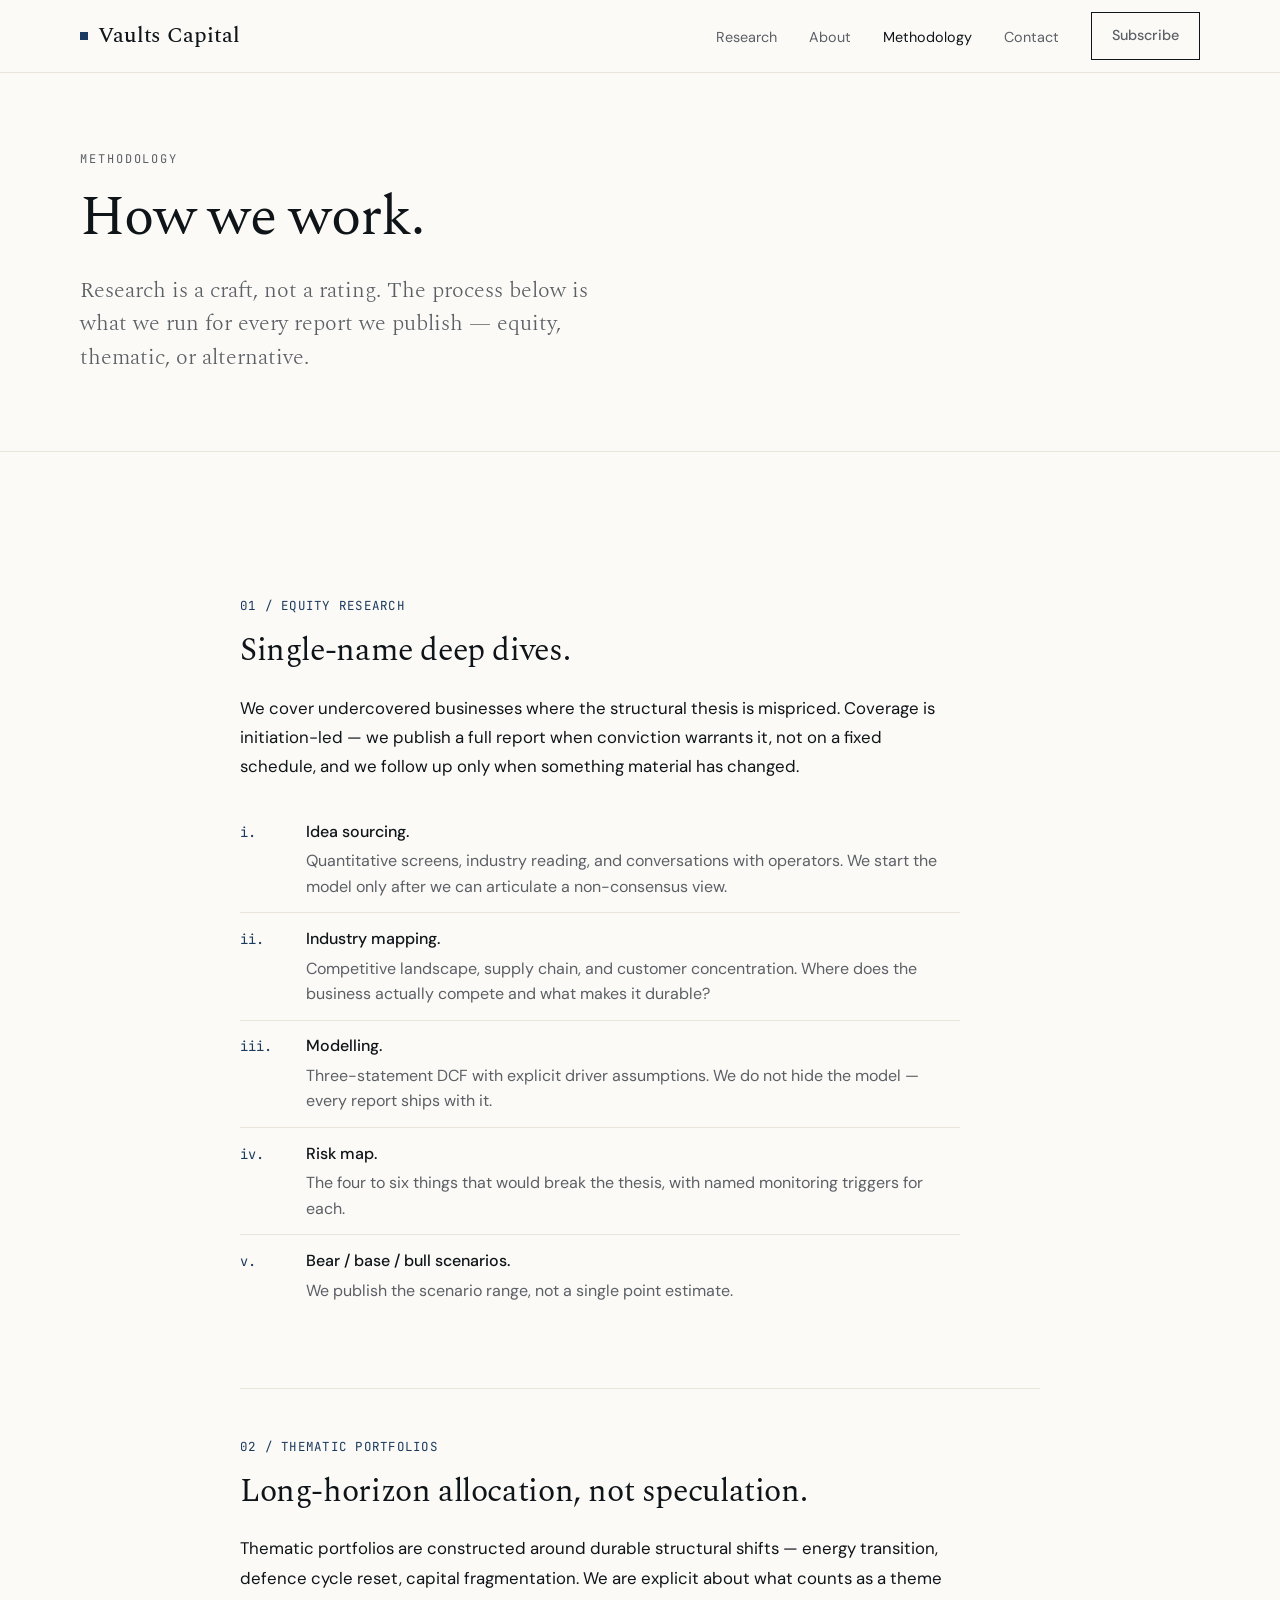
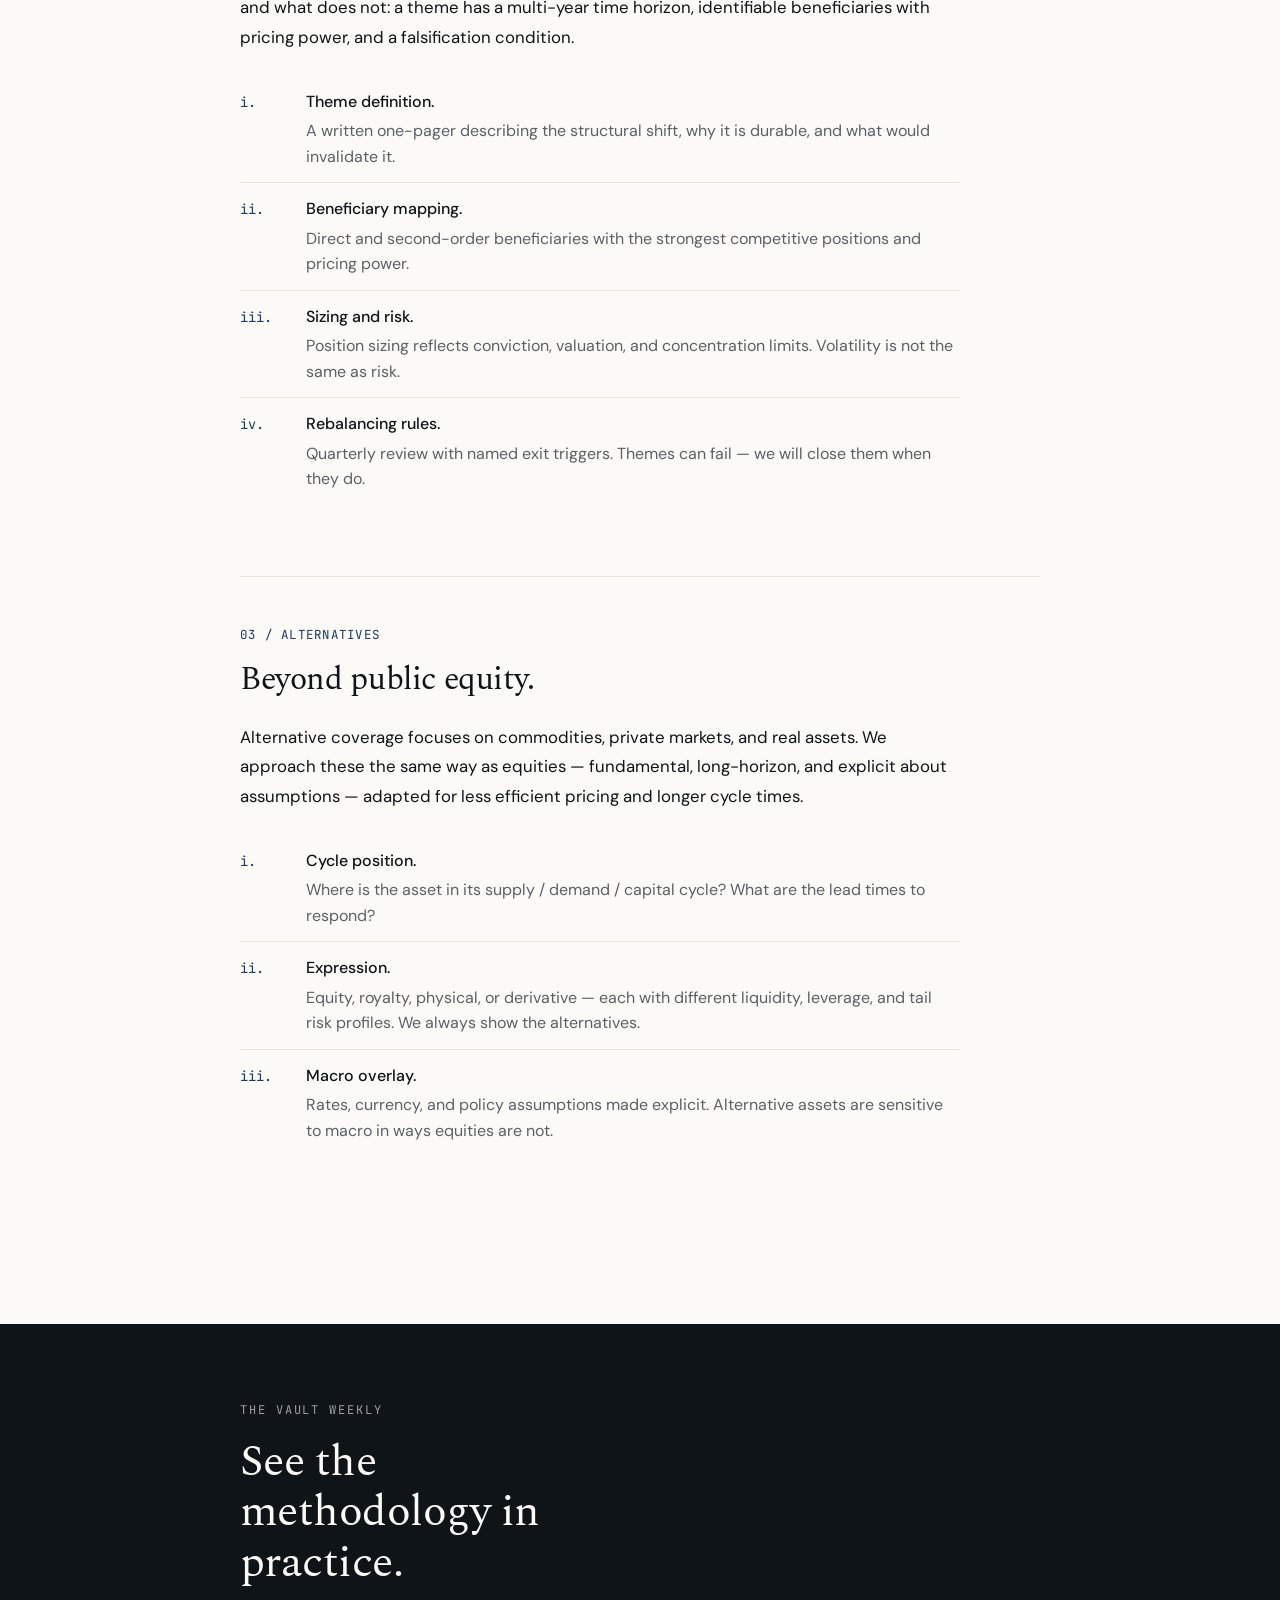
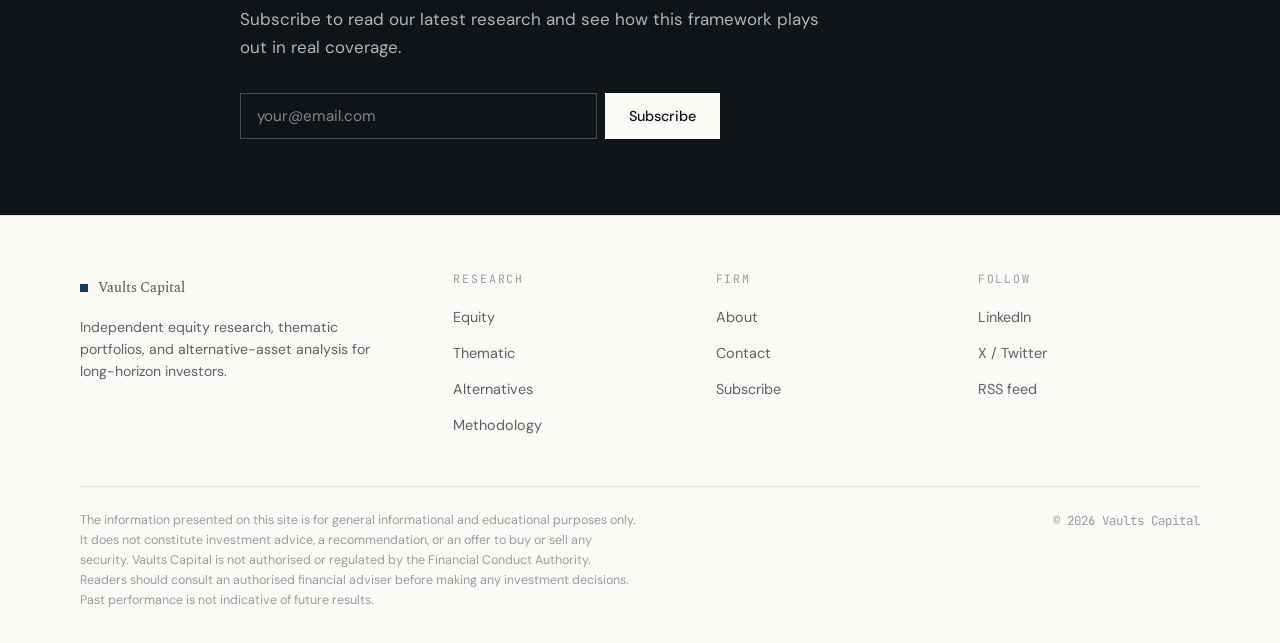
<file: methodology.html>
<!DOCTYPE html>
<html lang="en">
<head>
  <meta charset="UTF-8" />
  <meta name="viewport" content="width=device-width, initial-scale=1.0" />
  <title>Methodology — Vaults Capital</title>
  <meta name="description" content="How we conduct equity research, build thematic portfolios, and analyse alternative investments." />
  <link rel="icon" type="image/svg+xml" href="data:image/svg+xml,%3Csvg xmlns='http://www.w3.org/2000/svg' viewBox='0 0 32 32'%3E%3Crect width='32' height='32' fill='%23FBFAF6'/%3E%3Crect x='12' y='12' width='8' height='8' fill='%231B3A5F'/%3E%3C/svg%3E" />
  <link rel="preconnect" href="https://fonts.googleapis.com" />
  <link rel="preconnect" href="https://fonts.gstatic.com" crossorigin />
  <link href="https://fonts.googleapis.com/css2?family=Spectral:ital,wght@0,300;0,400;0,500;1,300;1,400&family=DM+Sans:wght@300;400;500&family=JetBrains+Mono:wght@400&display=swap" rel="stylesheet" />
  <link rel="stylesheet" href="styles.css" />
  <style>
    .method-section {
      padding: 3rem 0;
      border-top: 1px solid var(--border);
    }
    .method-section:first-of-type { border-top: none; }
    .method-section .label {
      font-family: var(--font-mono);
      font-size: 0.78rem;
      letter-spacing: 0.1em;
      text-transform: uppercase;
      color: var(--accent);
      margin-bottom: 1rem;
      display: block;
    }
    .method-section h2 {
      font-size: 2rem;
      margin-bottom: 1.5rem;
    }
    .method-section p {
      color: var(--ink);
      max-width: 60ch;
      line-height: 1.75;
      font-size: 1.05rem;
      margin-bottom: 1.2rem;
    }
    .method-section ul {
      list-style: none;
      max-width: 60ch;
      margin: 1.5rem 0;
    }
    .method-section li {
      padding: 0.8rem 0;
      border-bottom: 1px solid var(--border);
      display: grid;
      grid-template-columns: 50px 1fr;
      gap: 1rem;
      font-size: 1rem;
      align-items: baseline;
    }
    .method-section li:last-child { border-bottom: none; }
    .method-section li .step-num {
      font-family: var(--font-mono);
      font-size: 0.85rem;
      color: var(--accent);
    }
    .method-section li .step-text { color: var(--ink-muted); line-height: 1.6; }
    .method-section li .step-text strong { color: var(--ink); display: block; margin-bottom: 0.25rem; font-weight: 500; }
  </style>
</head>
<body>

  <header class="site-header">
    <div class="container nav">
      <a href="index.html" class="brand"><span class="brand-mark"></span>Vaults Capital</a>
      <nav>
        <ul class="nav-links" id="navLinks">
          <li><a href="research.html">Research</a></li>
          <li><a href="about.html">About</a></li>
          <li><a href="methodology.html" class="is-active">Methodology</a></li>
          <li><a href="contact.html">Contact</a></li>
          <li><a href="subscribe.html" class="btn">Subscribe</a></li>
        </ul>
      </nav>
      <button class="nav-toggle" aria-label="Toggle navigation" id="navToggle">
        <span></span><span></span><span></span>
      </button>
    </div>
  </header>

  <main>

    <section class="page-hero">
      <div class="container">
        <span class="eyebrow reveal">Methodology</span>
        <h1 class="reveal reveal-delay-1">How we work.</h1>
        <p class="lede reveal reveal-delay-2">Research is a craft, not a rating. The process below is what we run for every report we publish — equity, thematic, or alternative.</p>
      </div>
    </section>

    <section class="section">
      <div class="container container--narrow">

        <div class="method-section">
          <span class="label">01 / Equity research</span>
          <h2>Single-name deep dives.</h2>
          <p>We cover undercovered businesses where the structural thesis is mispriced. Coverage is initiation-led — we publish a full report when conviction warrants it, not on a fixed schedule, and we follow up only when something material has changed.</p>
          <ul>
            <li>
              <span class="step-num">i.</span>
              <span class="step-text"><strong>Idea sourcing.</strong> Quantitative screens, industry reading, and conversations with operators. We start the model only after we can articulate a non-consensus view.</span>
            </li>
            <li>
              <span class="step-num">ii.</span>
              <span class="step-text"><strong>Industry mapping.</strong> Competitive landscape, supply chain, and customer concentration. Where does the business actually compete and what makes it durable?</span>
            </li>
            <li>
              <span class="step-num">iii.</span>
              <span class="step-text"><strong>Modelling.</strong> Three-statement DCF with explicit driver assumptions. We do not hide the model — every report ships with it.</span>
            </li>
            <li>
              <span class="step-num">iv.</span>
              <span class="step-text"><strong>Risk map.</strong> The four to six things that would break the thesis, with named monitoring triggers for each.</span>
            </li>
            <li>
              <span class="step-num">v.</span>
              <span class="step-text"><strong>Bear / base / bull scenarios.</strong> We publish the scenario range, not a single point estimate.</span>
            </li>
          </ul>
        </div>

        <div class="method-section">
          <span class="label">02 / Thematic portfolios</span>
          <h2>Long-horizon allocation, not speculation.</h2>
          <p>Thematic portfolios are constructed around durable structural shifts — energy transition, defence cycle reset, capital fragmentation. We are explicit about what counts as a theme and what does not: a theme has a multi-year time horizon, identifiable beneficiaries with pricing power, and a falsification condition.</p>
          <ul>
            <li>
              <span class="step-num">i.</span>
              <span class="step-text"><strong>Theme definition.</strong> A written one-pager describing the structural shift, why it is durable, and what would invalidate it.</span>
            </li>
            <li>
              <span class="step-num">ii.</span>
              <span class="step-text"><strong>Beneficiary mapping.</strong> Direct and second-order beneficiaries with the strongest competitive positions and pricing power.</span>
            </li>
            <li>
              <span class="step-num">iii.</span>
              <span class="step-text"><strong>Sizing and risk.</strong> Position sizing reflects conviction, valuation, and concentration limits. Volatility is not the same as risk.</span>
            </li>
            <li>
              <span class="step-num">iv.</span>
              <span class="step-text"><strong>Rebalancing rules.</strong> Quarterly review with named exit triggers. Themes can fail — we will close them when they do.</span>
            </li>
          </ul>
        </div>

        <div class="method-section">
          <span class="label">03 / Alternatives</span>
          <h2>Beyond public equity.</h2>
          <p>Alternative coverage focuses on commodities, private markets, and real assets. We approach these the same way as equities — fundamental, long-horizon, and explicit about assumptions — adapted for less efficient pricing and longer cycle times.</p>
          <ul>
            <li>
              <span class="step-num">i.</span>
              <span class="step-text"><strong>Cycle position.</strong> Where is the asset in its supply / demand / capital cycle? What are the lead times to respond?</span>
            </li>
            <li>
              <span class="step-num">ii.</span>
              <span class="step-text"><strong>Expression.</strong> Equity, royalty, physical, or derivative — each with different liquidity, leverage, and tail risk profiles. We always show the alternatives.</span>
            </li>
            <li>
              <span class="step-num">iii.</span>
              <span class="step-text"><strong>Macro overlay.</strong> Rates, currency, and policy assumptions made explicit. Alternative assets are sensitive to macro in ways equities are not.</span>
            </li>
          </ul>
        </div>

      </div>
    </section>

    <section class="newsletter">
      <div class="container container--narrow">
        <span class="eyebrow" style="color: rgba(251,250,246,0.6); display: block; margin-bottom: 1rem;">The Vault Weekly</span>
        <h2>See the methodology in practice.</h2>
        <p>Subscribe to read our latest research and see how this framework plays out in real coverage.</p>
        <form class="newsletter-form" onsubmit="event.preventDefault(); alert('Connect this form to Beehiiv, ConvertKit, or Substack at launch.');">
          <input type="email" placeholder="your@email.com" required aria-label="Email address" />
          <button type="submit">Subscribe</button>
        </form>
      </div>
    </section>

  </main>

  <footer class="site-footer">
    <div class="container">
      <div class="footer-top">
        <div>
          <a href="index.html" class="brand"><span class="brand-mark"></span>Vaults Capital</a>
          <p style="margin-top: 1rem; font-size: 0.88rem; color: var(--ink-muted); max-width: 32ch; line-height: 1.55;">Independent equity research, thematic portfolios, and alternative-asset analysis for long-horizon investors.</p>
        </div>
        <div>
          <h4>Research</h4>
          <ul>
            <li><a href="research.html?filter=equity">Equity</a></li>
            <li><a href="research.html?filter=thematic">Thematic</a></li>
            <li><a href="research.html?filter=alternatives">Alternatives</a></li>
            <li><a href="methodology.html">Methodology</a></li>
          </ul>
        </div>
        <div>
          <h4>Firm</h4>
          <ul>
            <li><a href="about.html">About</a></li>
            <li><a href="contact.html">Contact</a></li>
            <li><a href="subscribe.html">Subscribe</a></li>
          </ul>
        </div>
        <div>
          <h4>Follow</h4>
          <ul>
            <li><a href="#">LinkedIn</a></li>
            <li><a href="#">X / Twitter</a></li>
            <li><a href="#">RSS feed</a></li>
          </ul>
        </div>
      </div>
      <div class="footer-bottom">
        <p class="disclaimer">The information presented on this site is for general informational and educational purposes only. It does not constitute investment advice, a recommendation, or an offer to buy or sell any security. Vaults Capital is not authorised or regulated by the Financial Conduct Authority. Readers should consult an authorised financial adviser before making any investment decisions. Past performance is not indicative of future results.</p>
        <p class="copyright">© 2026 Vaults Capital</p>
      </div>
    </div>
  </footer>

  <script src="script.js"></script>
</body>
</html>
</file>
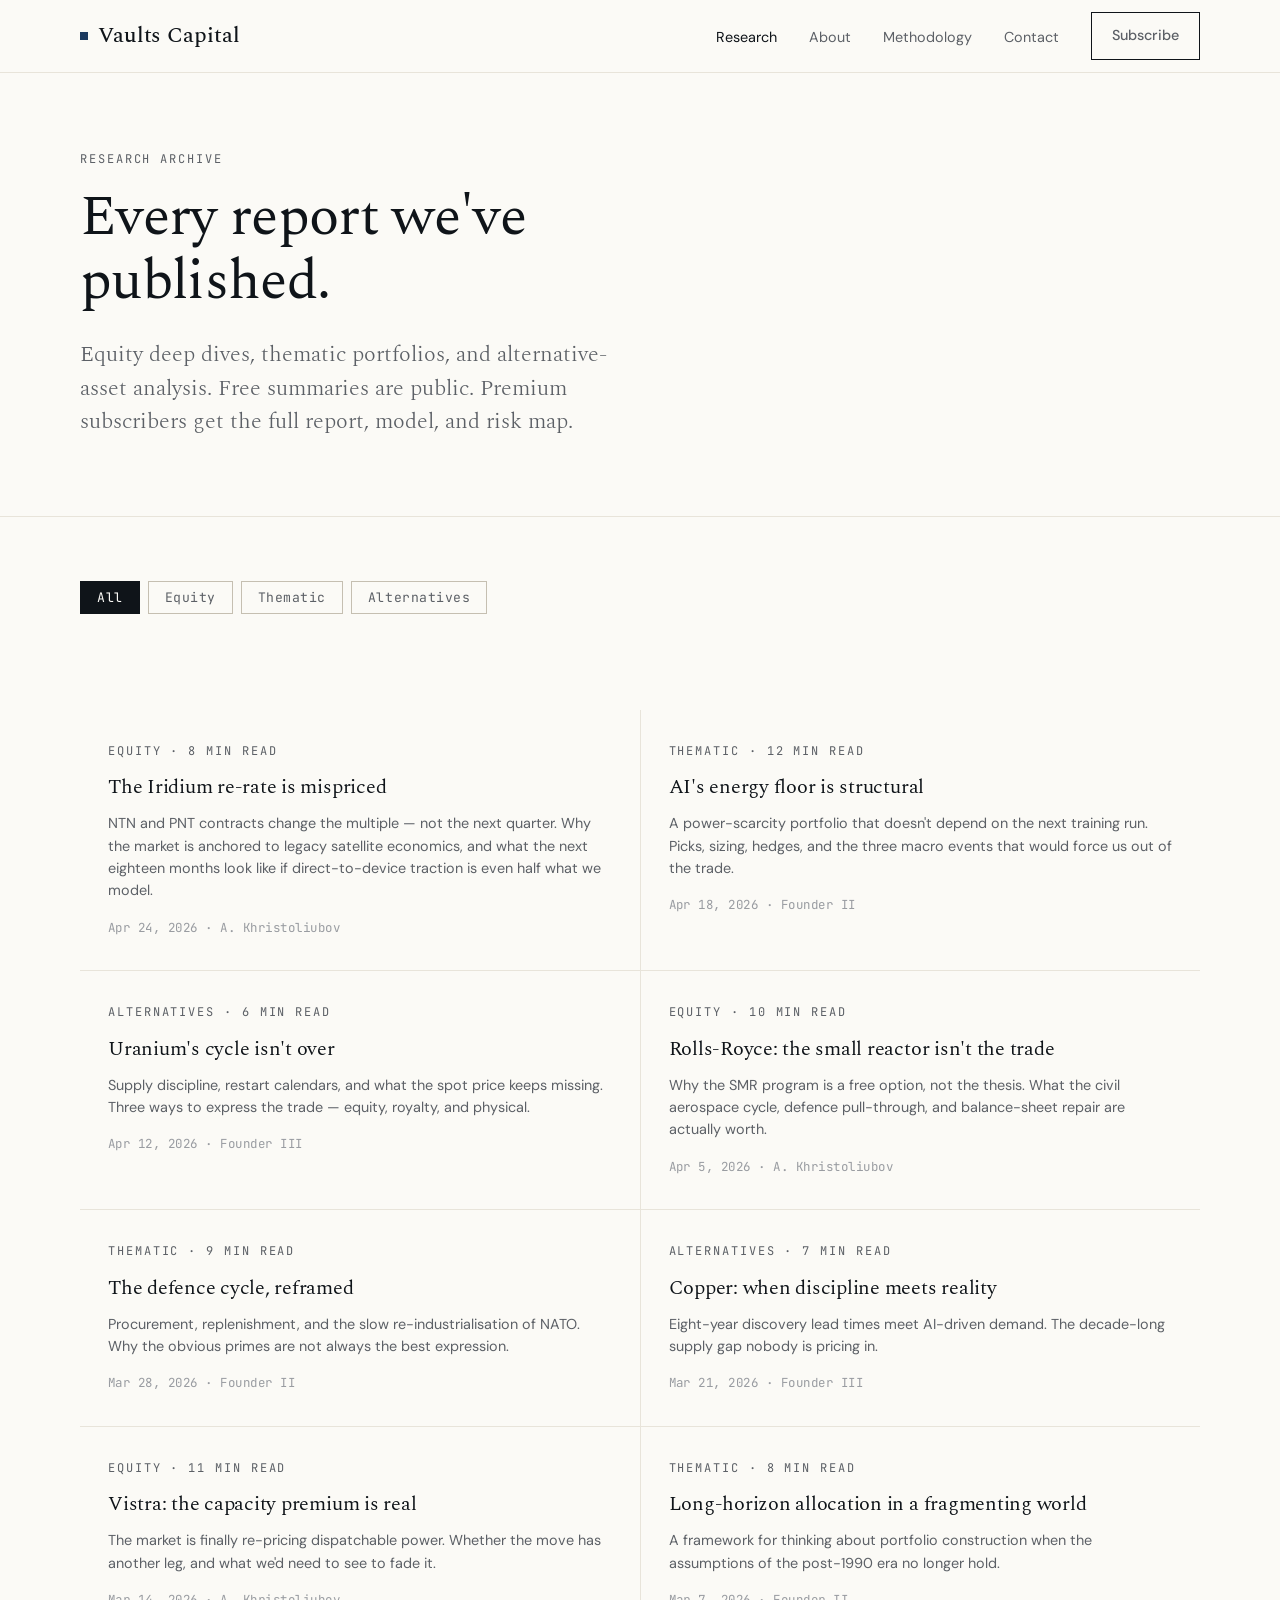
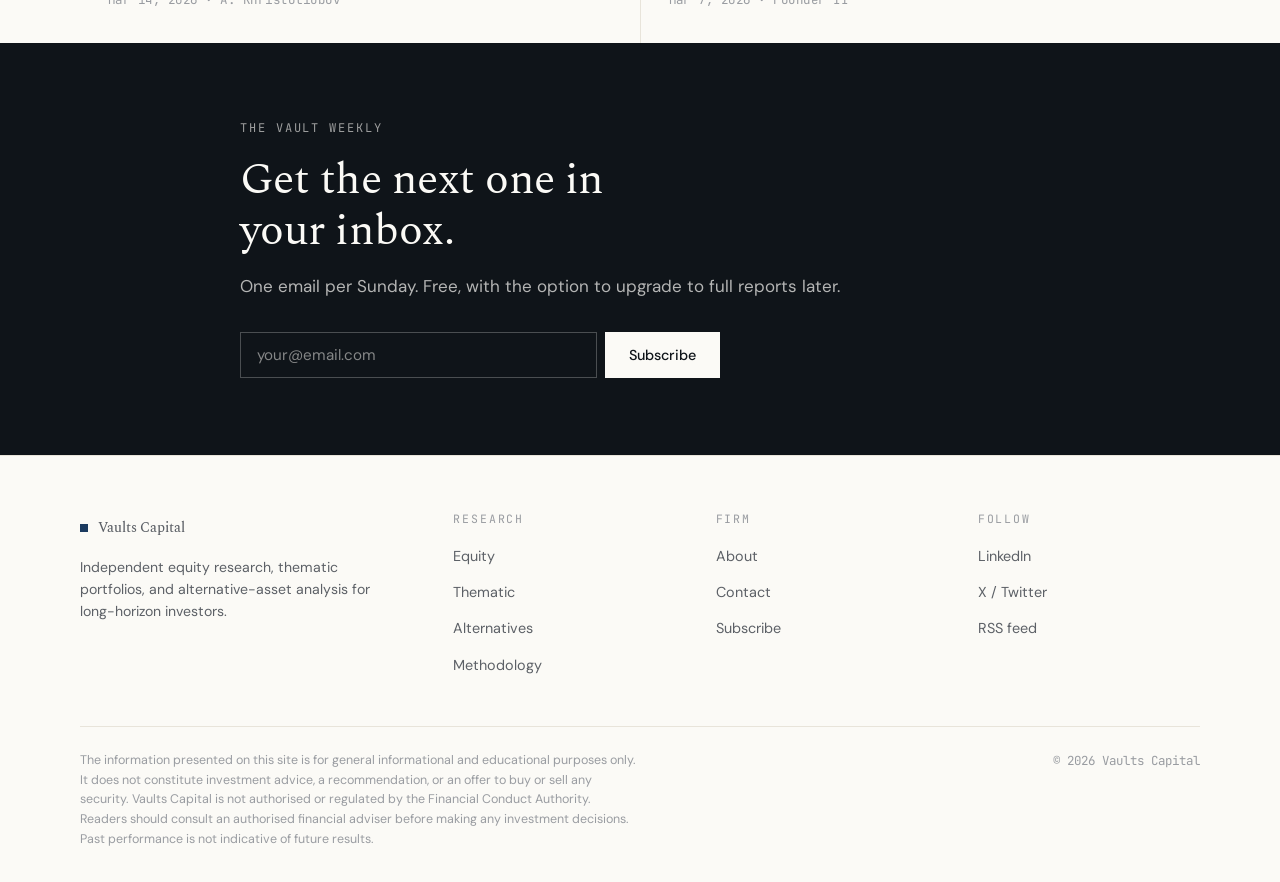
<file: research.html>
<!DOCTYPE html>
<html lang="en">
<head>
  <meta charset="UTF-8" />
  <meta name="viewport" content="width=device-width, initial-scale=1.0" />
  <title>Research — Vaults Capital</title>
  <meta name="description" content="Independent equity research, thematic portfolio analysis, and alternative-asset coverage from Vaults Capital." />
  <link rel="icon" type="image/svg+xml" href="data:image/svg+xml,%3Csvg xmlns='http://www.w3.org/2000/svg' viewBox='0 0 32 32'%3E%3Crect width='32' height='32' fill='%23FBFAF6'/%3E%3Crect x='12' y='12' width='8' height='8' fill='%231B3A5F'/%3E%3C/svg%3E" />
  <link rel="preconnect" href="https://fonts.googleapis.com" />
  <link rel="preconnect" href="https://fonts.gstatic.com" crossorigin />
  <link href="https://fonts.googleapis.com/css2?family=Spectral:ital,wght@0,300;0,400;0,500;1,300;1,400&family=DM+Sans:wght@300;400;500&family=JetBrains+Mono:wght@400&display=swap" rel="stylesheet" />
  <link rel="stylesheet" href="styles.css" />
</head>
<body>

  <header class="site-header">
    <div class="container nav">
      <a href="index.html" class="brand"><span class="brand-mark"></span>Vaults Capital</a>
      <nav>
        <ul class="nav-links" id="navLinks">
          <li><a href="research.html" class="is-active">Research</a></li>
          <li><a href="about.html">About</a></li>
          <li><a href="methodology.html">Methodology</a></li>
          <li><a href="contact.html">Contact</a></li>
          <li><a href="subscribe.html" class="btn">Subscribe</a></li>
        </ul>
      </nav>
      <button class="nav-toggle" aria-label="Toggle navigation" id="navToggle">
        <span></span><span></span><span></span>
      </button>
    </div>
  </header>

  <main>

    <section class="page-hero">
      <div class="container">
        <span class="eyebrow reveal">Research archive</span>
        <h1 class="reveal reveal-delay-1">Every report we've published.</h1>
        <p class="lede reveal reveal-delay-2">Equity deep dives, thematic portfolios, and alternative-asset analysis. Free summaries are public. Premium subscribers get the full report, model, and risk map.</p>
      </div>
    </section>

    <section class="section--tight">
      <div class="container">
        <div class="filter-row" id="filterRow">
          <button class="filter-chip is-active" data-filter="all">All</button>
          <button class="filter-chip" data-filter="equity">Equity</button>
          <button class="filter-chip" data-filter="thematic">Thematic</button>
          <button class="filter-chip" data-filter="alternatives">Alternatives</button>
        </div>
      </div>
    </section>

    <section>
      <div class="container">
        <div class="research-list" id="researchList">

          <a href="articles/iridium-rerate.html" class="article-card" data-tag="equity">
            <span class="eyebrow">Equity · 8 min read</span>
            <h3>The Iridium re-rate is mispriced</h3>
            <p class="excerpt">NTN and PNT contracts change the multiple — not the next quarter. Why the market is anchored to legacy satellite economics, and what the next eighteen months look like if direct-to-device traction is even half what we model.</p>
            <div class="meta">Apr 24, 2026 · A. Khristoliubov</div>
          </a>

          <a href="#" class="article-card" data-tag="thematic">
            <span class="eyebrow">Thematic · 12 min read</span>
            <h3>AI's energy floor is structural</h3>
            <p class="excerpt">A power-scarcity portfolio that doesn't depend on the next training run. Picks, sizing, hedges, and the three macro events that would force us out of the trade.</p>
            <div class="meta">Apr 18, 2026 · Founder II</div>
          </a>

          <a href="#" class="article-card" data-tag="alternatives">
            <span class="eyebrow">Alternatives · 6 min read</span>
            <h3>Uranium's cycle isn't over</h3>
            <p class="excerpt">Supply discipline, restart calendars, and what the spot price keeps missing. Three ways to express the trade — equity, royalty, and physical.</p>
            <div class="meta">Apr 12, 2026 · Founder III</div>
          </a>

          <a href="#" class="article-card" data-tag="equity">
            <span class="eyebrow">Equity · 10 min read</span>
            <h3>Rolls-Royce: the small reactor isn't the trade</h3>
            <p class="excerpt">Why the SMR program is a free option, not the thesis. What the civil aerospace cycle, defence pull-through, and balance-sheet repair are actually worth.</p>
            <div class="meta">Apr 5, 2026 · A. Khristoliubov</div>
          </a>

          <a href="#" class="article-card" data-tag="thematic">
            <span class="eyebrow">Thematic · 9 min read</span>
            <h3>The defence cycle, reframed</h3>
            <p class="excerpt">Procurement, replenishment, and the slow re-industrialisation of NATO. Why the obvious primes are not always the best expression.</p>
            <div class="meta">Mar 28, 2026 · Founder II</div>
          </a>

          <a href="#" class="article-card" data-tag="alternatives">
            <span class="eyebrow">Alternatives · 7 min read</span>
            <h3>Copper: when discipline meets reality</h3>
            <p class="excerpt">Eight-year discovery lead times meet AI-driven demand. The decade-long supply gap nobody is pricing in.</p>
            <div class="meta">Mar 21, 2026 · Founder III</div>
          </a>

          <a href="#" class="article-card" data-tag="equity">
            <span class="eyebrow">Equity · 11 min read</span>
            <h3>Vistra: the capacity premium is real</h3>
            <p class="excerpt">The market is finally re-pricing dispatchable power. Whether the move has another leg, and what we'd need to see to fade it.</p>
            <div class="meta">Mar 14, 2026 · A. Khristoliubov</div>
          </a>

          <a href="#" class="article-card" data-tag="thematic">
            <span class="eyebrow">Thematic · 8 min read</span>
            <h3>Long-horizon allocation in a fragmenting world</h3>
            <p class="excerpt">A framework for thinking about portfolio construction when the assumptions of the post-1990 era no longer hold.</p>
            <div class="meta">Mar 7, 2026 · Founder II</div>
          </a>

        </div>
      </div>
    </section>

    <section class="newsletter">
      <div class="container container--narrow">
        <span class="eyebrow" style="color: rgba(251,250,246,0.6); display: block; margin-bottom: 1rem;">The Vault Weekly</span>
        <h2>Get the next one in your inbox.</h2>
        <p>One email per Sunday. Free, with the option to upgrade to full reports later.</p>
        <form class="newsletter-form" onsubmit="event.preventDefault(); alert('Connect this form to Beehiiv, ConvertKit, or Substack at launch.');">
          <input type="email" placeholder="your@email.com" required aria-label="Email address" />
          <button type="submit">Subscribe</button>
        </form>
      </div>
    </section>

  </main>

  <footer class="site-footer">
    <div class="container">
      <div class="footer-top">
        <div>
          <a href="index.html" class="brand"><span class="brand-mark"></span>Vaults Capital</a>
          <p style="margin-top: 1rem; font-size: 0.88rem; color: var(--ink-muted); max-width: 32ch; line-height: 1.55;">Independent equity research, thematic portfolios, and alternative-asset analysis for long-horizon investors.</p>
        </div>
        <div>
          <h4>Research</h4>
          <ul>
            <li><a href="research.html?filter=equity">Equity</a></li>
            <li><a href="research.html?filter=thematic">Thematic</a></li>
            <li><a href="research.html?filter=alternatives">Alternatives</a></li>
            <li><a href="methodology.html">Methodology</a></li>
          </ul>
        </div>
        <div>
          <h4>Firm</h4>
          <ul>
            <li><a href="about.html">About</a></li>
            <li><a href="contact.html">Contact</a></li>
            <li><a href="subscribe.html">Subscribe</a></li>
          </ul>
        </div>
        <div>
          <h4>Follow</h4>
          <ul>
            <li><a href="#">LinkedIn</a></li>
            <li><a href="#">X / Twitter</a></li>
            <li><a href="#">RSS feed</a></li>
          </ul>
        </div>
      </div>
      <div class="footer-bottom">
        <p class="disclaimer">The information presented on this site is for general informational and educational purposes only. It does not constitute investment advice, a recommendation, or an offer to buy or sell any security. Vaults Capital is not authorised or regulated by the Financial Conduct Authority. Readers should consult an authorised financial adviser before making any investment decisions. Past performance is not indicative of future results.</p>
        <p class="copyright">© 2026 Vaults Capital</p>
      </div>
    </div>
  </footer>

  <script src="script.js"></script>
</body>
</html>
</file>
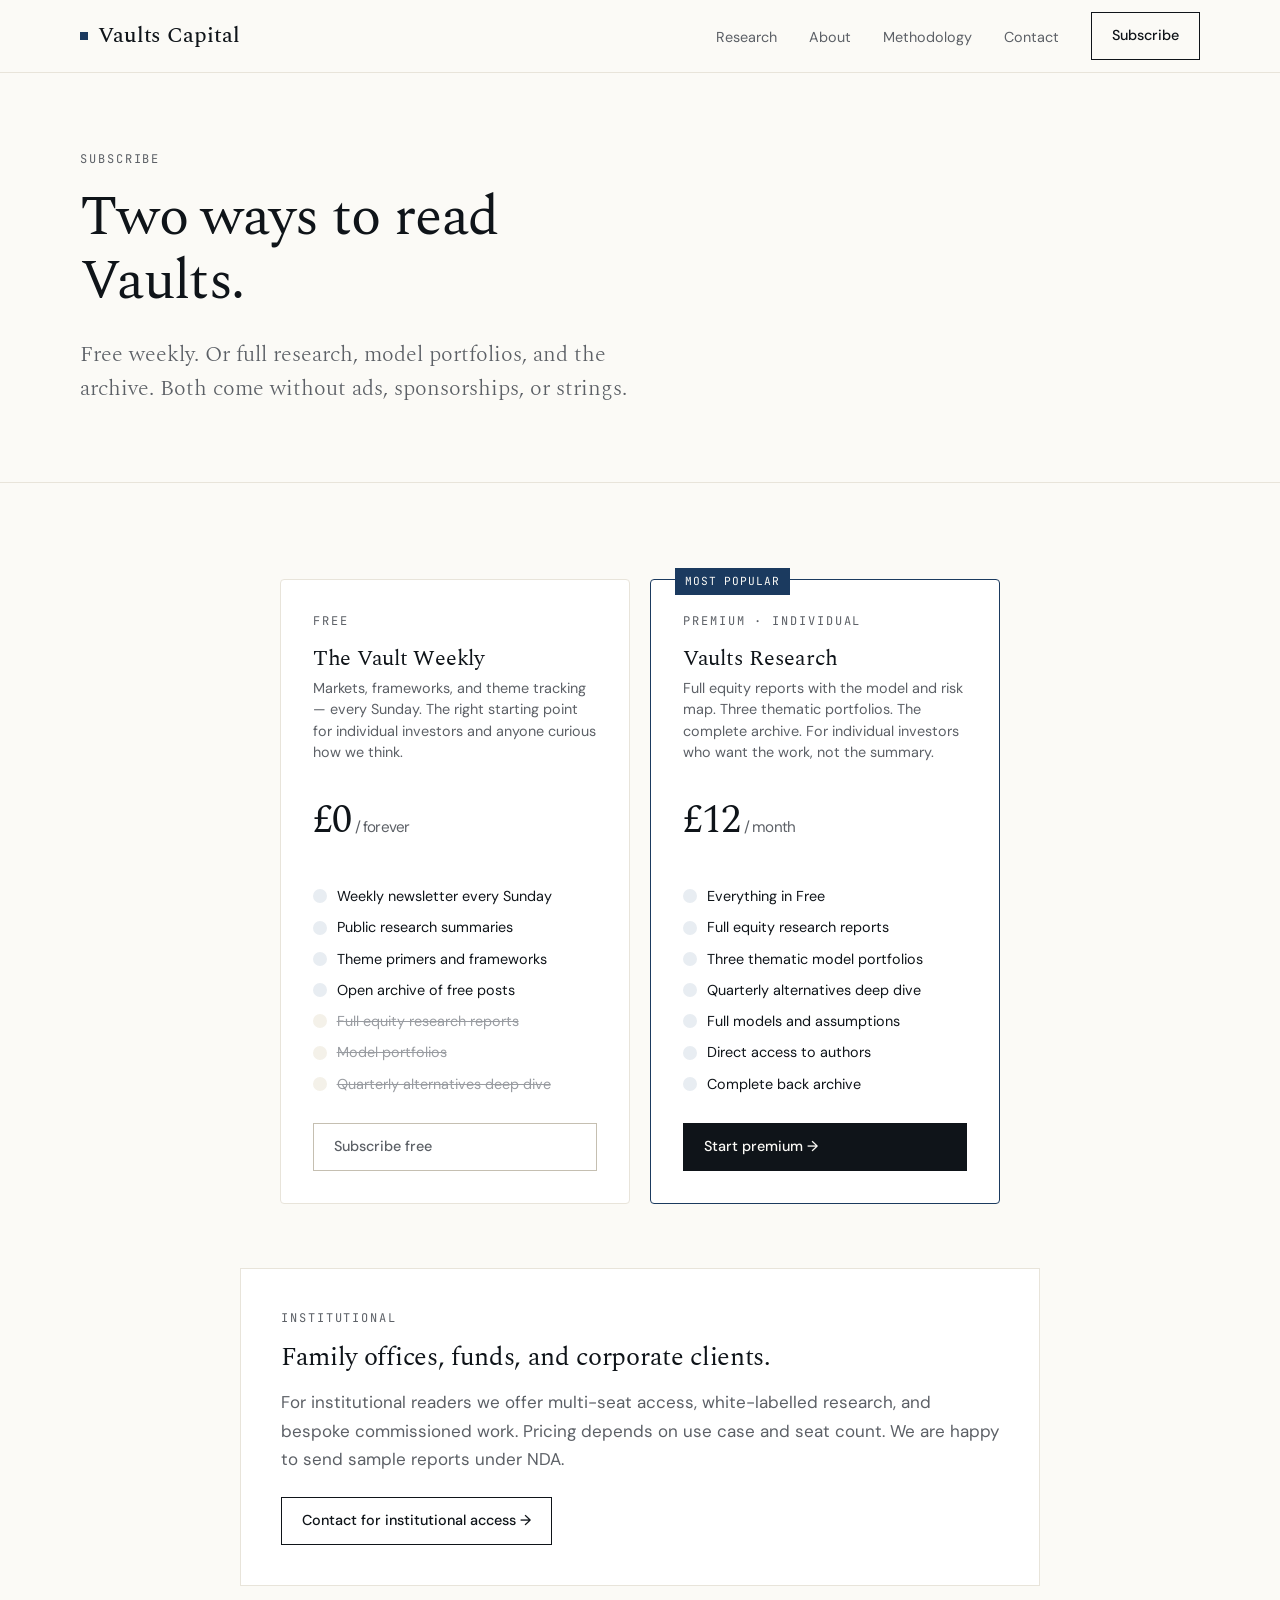
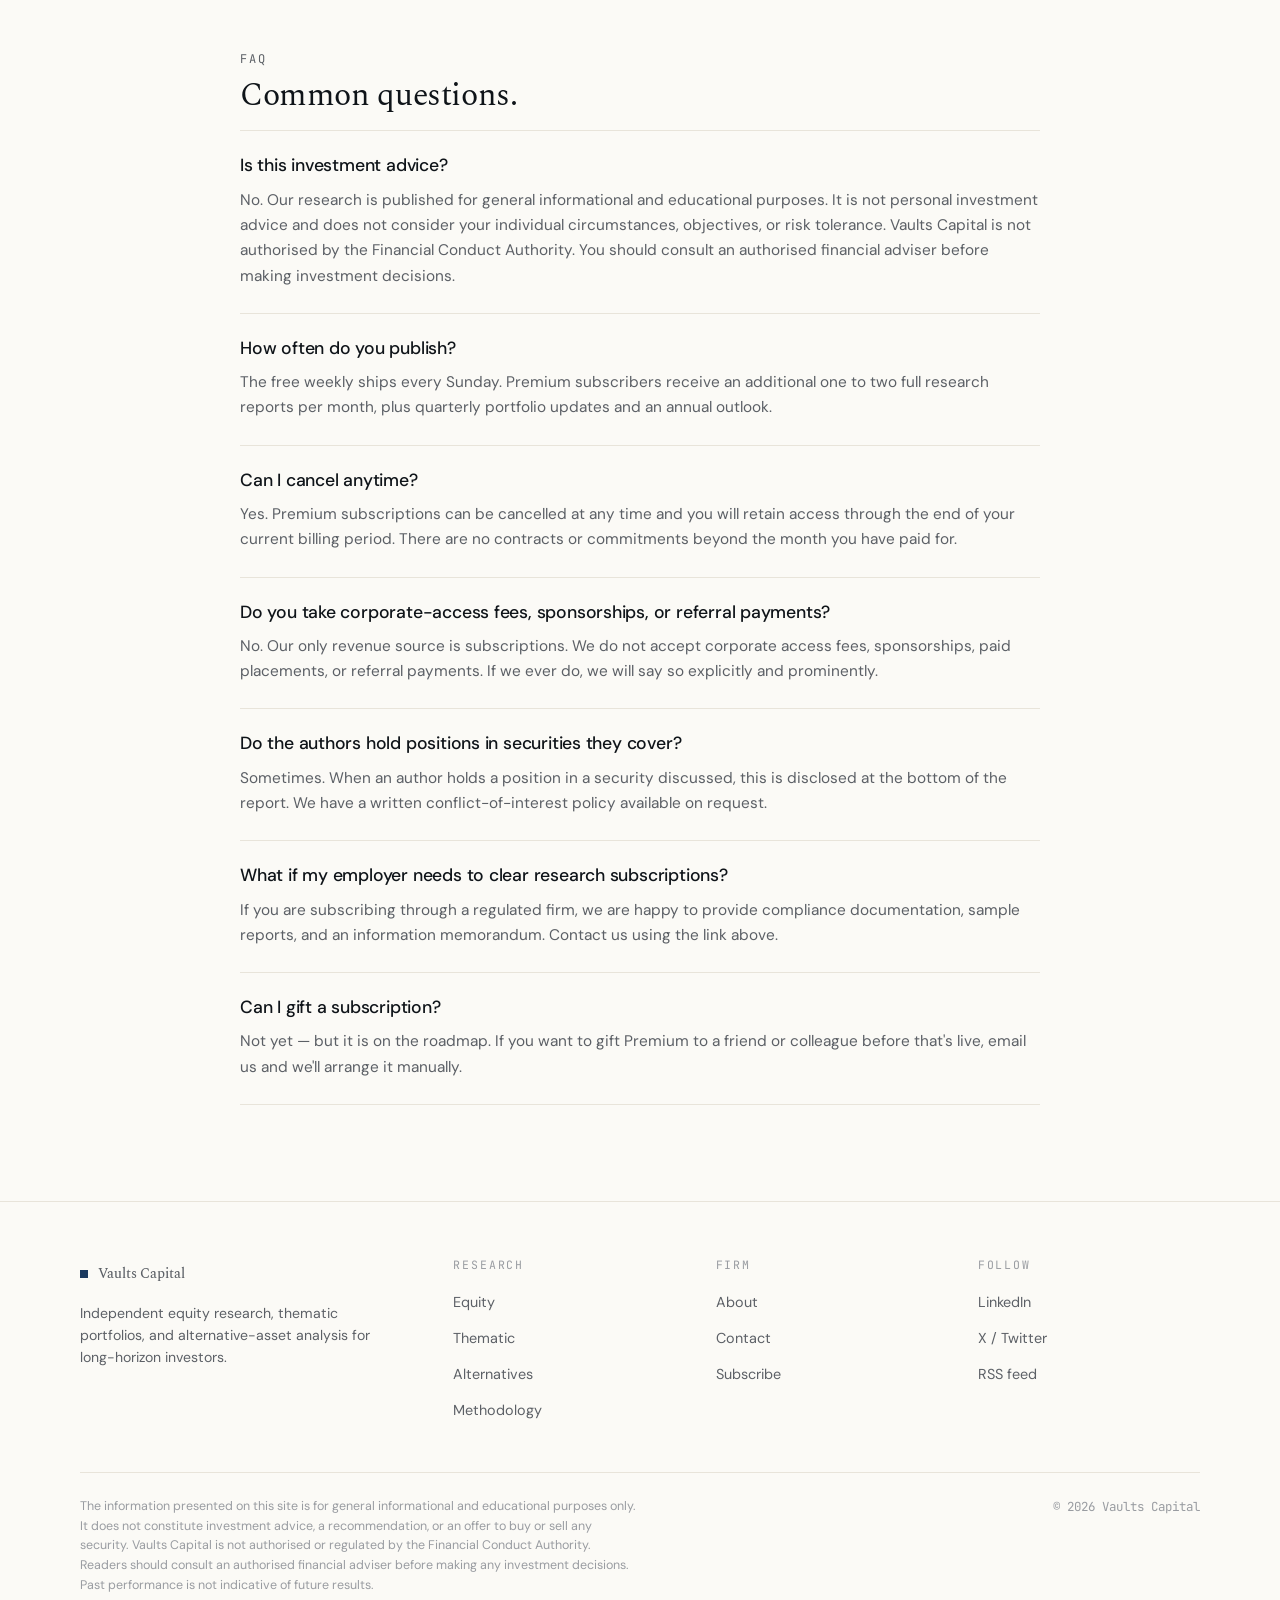
<file: subscribe.html>
<!DOCTYPE html>
<html lang="en">
<head>
  <meta charset="UTF-8" />
  <meta name="viewport" content="width=device-width, initial-scale=1.0" />
  <title>Subscribe — Vaults Capital</title>
  <meta name="description" content="Subscribe to Vaults Capital. Free weekly newsletter or premium full research access." />
  <link rel="icon" type="image/svg+xml" href="data:image/svg+xml,%3Csvg xmlns='http://www.w3.org/2000/svg' viewBox='0 0 32 32'%3E%3Crect width='32' height='32' fill='%23FBFAF6'/%3E%3Crect x='12' y='12' width='8' height='8' fill='%231B3A5F'/%3E%3C/svg%3E" />
  <link rel="preconnect" href="https://fonts.googleapis.com" />
  <link rel="preconnect" href="https://fonts.gstatic.com" crossorigin />
  <link href="https://fonts.googleapis.com/css2?family=Spectral:ital,wght@0,300;0,400;0,500;1,300;1,400&family=DM+Sans:wght@300;400;500&family=JetBrains+Mono:wght@400&display=swap" rel="stylesheet" />
  <link rel="stylesheet" href="styles.css" />
  <style>
    .faq { margin-top: 4rem; }
    .faq-item {
      border-top: 1px solid var(--border);
      padding: 1.5rem 0;
    }
    .faq-item:last-child { border-bottom: 1px solid var(--border); }
    .faq-item h3 {
      font-family: var(--font-sans);
      font-size: 1.1rem;
      font-weight: 500;
      margin-bottom: 0.75rem;
    }
    .faq-item p {
      color: var(--ink-muted);
      line-height: 1.65;
      font-size: 0.96rem;
    }
    .institutional {
      margin-top: 4rem;
      padding: 2.5rem;
      background: var(--bg-elevated);
      border: 1px solid var(--border);
    }
    .institutional h3 {
      font-family: var(--font-serif);
      font-weight: 400;
      font-size: 1.65rem;
      margin-bottom: 1rem;
    }
    .institutional p { color: var(--ink-muted); max-width: 60ch; margin-bottom: 1.5rem; }
  </style>
</head>
<body>

  <header class="site-header">
    <div class="container nav">
      <a href="index.html" class="brand"><span class="brand-mark"></span>Vaults Capital</a>
      <nav>
        <ul class="nav-links" id="navLinks">
          <li><a href="research.html">Research</a></li>
          <li><a href="about.html">About</a></li>
          <li><a href="methodology.html">Methodology</a></li>
          <li><a href="contact.html">Contact</a></li>
          <li><a href="subscribe.html" class="btn is-active">Subscribe</a></li>
        </ul>
      </nav>
      <button class="nav-toggle" aria-label="Toggle navigation" id="navToggle">
        <span></span><span></span><span></span>
      </button>
    </div>
  </header>

  <main>

    <section class="page-hero">
      <div class="container">
        <span class="eyebrow reveal">Subscribe</span>
        <h1 class="reveal reveal-delay-1">Two ways to read Vaults.</h1>
        <p class="lede reveal reveal-delay-2">Free weekly. Or full research, model portfolios, and the archive. Both come without ads, sponsorships, or strings.</p>
      </div>
    </section>

    <section class="section">
      <div class="container container--narrow">

        <div class="pricing">
          <div class="tier">
            <span class="eyebrow">Free</span>
            <h3>The Vault Weekly</h3>
            <p class="tier-desc">Markets, frameworks, and theme tracking — every Sunday. The right starting point for individual investors and anyone curious how we think.</p>
            <p class="price">£0<span class="price-suffix"> / forever</span></p>
            <ul>
              <li>Weekly newsletter every Sunday</li>
              <li>Public research summaries</li>
              <li>Theme primers and frameworks</li>
              <li>Open archive of free posts</li>
              <li data-disabled>Full equity research reports</li>
              <li data-disabled>Model portfolios</li>
              <li data-disabled>Quarterly alternatives deep dive</li>
            </ul>
            <a href="#" class="btn btn--ghost" onclick="event.preventDefault(); alert('Connect this to Beehiiv / ConvertKit / Substack at launch.');">Subscribe free</a>
          </div>
          <div class="tier tier--featured">
            <span class="eyebrow">Premium · individual</span>
            <h3>Vaults Research</h3>
            <p class="tier-desc">Full equity reports with the model and risk map. Three thematic portfolios. The complete archive. For individual investors who want the work, not the summary.</p>
            <p class="price">£12<span class="price-suffix"> / month</span></p>
            <ul>
              <li>Everything in Free</li>
              <li>Full equity research reports</li>
              <li>Three thematic model portfolios</li>
              <li>Quarterly alternatives deep dive</li>
              <li>Full models and assumptions</li>
              <li>Direct access to authors</li>
              <li>Complete back archive</li>
            </ul>
            <a href="#" class="btn btn--primary" onclick="event.preventDefault(); alert('Connect this to Stripe / Beehiiv premium / Substack premium at launch.');">Start premium →</a>
          </div>
        </div>

        <!-- ============ INSTITUTIONAL ============ -->
        <div class="institutional">
          <span class="eyebrow" style="display: block; margin-bottom: 0.85rem;">Institutional</span>
          <h3>Family offices, funds, and corporate clients.</h3>
          <p>For institutional readers we offer multi-seat access, white-labelled research, and bespoke commissioned work. Pricing depends on use case and seat count. We are happy to send sample reports under NDA.</p>
          <a href="contact.html" class="btn">Contact for institutional access →</a>
        </div>

        <!-- ============ FAQ ============ -->
        <div class="faq">
          <div class="section-head" style="text-align: left; margin-bottom: 1rem;">
            <span class="eyebrow" style="display: block; margin-bottom: 0.5rem;">FAQ</span>
            <h2 style="font-size: 2rem; margin: 0; max-width: none;">Common questions.</h2>
          </div>

          <div class="faq-item">
            <h3>Is this investment advice?</h3>
            <p>No. Our research is published for general informational and educational purposes. It is not personal investment advice and does not consider your individual circumstances, objectives, or risk tolerance. Vaults Capital is not authorised by the Financial Conduct Authority. You should consult an authorised financial adviser before making investment decisions.</p>
          </div>

          <div class="faq-item">
            <h3>How often do you publish?</h3>
            <p>The free weekly ships every Sunday. Premium subscribers receive an additional one to two full research reports per month, plus quarterly portfolio updates and an annual outlook.</p>
          </div>

          <div class="faq-item">
            <h3>Can I cancel anytime?</h3>
            <p>Yes. Premium subscriptions can be cancelled at any time and you will retain access through the end of your current billing period. There are no contracts or commitments beyond the month you have paid for.</p>
          </div>

          <div class="faq-item">
            <h3>Do you take corporate-access fees, sponsorships, or referral payments?</h3>
            <p>No. Our only revenue source is subscriptions. We do not accept corporate access fees, sponsorships, paid placements, or referral payments. If we ever do, we will say so explicitly and prominently.</p>
          </div>

          <div class="faq-item">
            <h3>Do the authors hold positions in securities they cover?</h3>
            <p>Sometimes. When an author holds a position in a security discussed, this is disclosed at the bottom of the report. We have a written conflict-of-interest policy available on request.</p>
          </div>

          <div class="faq-item">
            <h3>What if my employer needs to clear research subscriptions?</h3>
            <p>If you are subscribing through a regulated firm, we are happy to provide compliance documentation, sample reports, and an information memorandum. Contact us using the link above.</p>
          </div>

          <div class="faq-item">
            <h3>Can I gift a subscription?</h3>
            <p>Not yet — but it is on the roadmap. If you want to gift Premium to a friend or colleague before that's live, email us and we'll arrange it manually.</p>
          </div>
        </div>

      </div>
    </section>

  </main>

  <footer class="site-footer">
    <div class="container">
      <div class="footer-top">
        <div>
          <a href="index.html" class="brand"><span class="brand-mark"></span>Vaults Capital</a>
          <p style="margin-top: 1rem; font-size: 0.88rem; color: var(--ink-muted); max-width: 32ch; line-height: 1.55;">Independent equity research, thematic portfolios, and alternative-asset analysis for long-horizon investors.</p>
        </div>
        <div>
          <h4>Research</h4>
          <ul>
            <li><a href="research.html?filter=equity">Equity</a></li>
            <li><a href="research.html?filter=thematic">Thematic</a></li>
            <li><a href="research.html?filter=alternatives">Alternatives</a></li>
            <li><a href="methodology.html">Methodology</a></li>
          </ul>
        </div>
        <div>
          <h4>Firm</h4>
          <ul>
            <li><a href="about.html">About</a></li>
            <li><a href="contact.html">Contact</a></li>
            <li><a href="subscribe.html">Subscribe</a></li>
          </ul>
        </div>
        <div>
          <h4>Follow</h4>
          <ul>
            <li><a href="#">LinkedIn</a></li>
            <li><a href="#">X / Twitter</a></li>
            <li><a href="#">RSS feed</a></li>
          </ul>
        </div>
      </div>
      <div class="footer-bottom">
        <p class="disclaimer">The information presented on this site is for general informational and educational purposes only. It does not constitute investment advice, a recommendation, or an offer to buy or sell any security. Vaults Capital is not authorised or regulated by the Financial Conduct Authority. Readers should consult an authorised financial adviser before making any investment decisions. Past performance is not indicative of future results.</p>
        <p class="copyright">© 2026 Vaults Capital</p>
      </div>
    </div>
  </footer>

  <script src="script.js"></script>
</body>
</html>
</file>
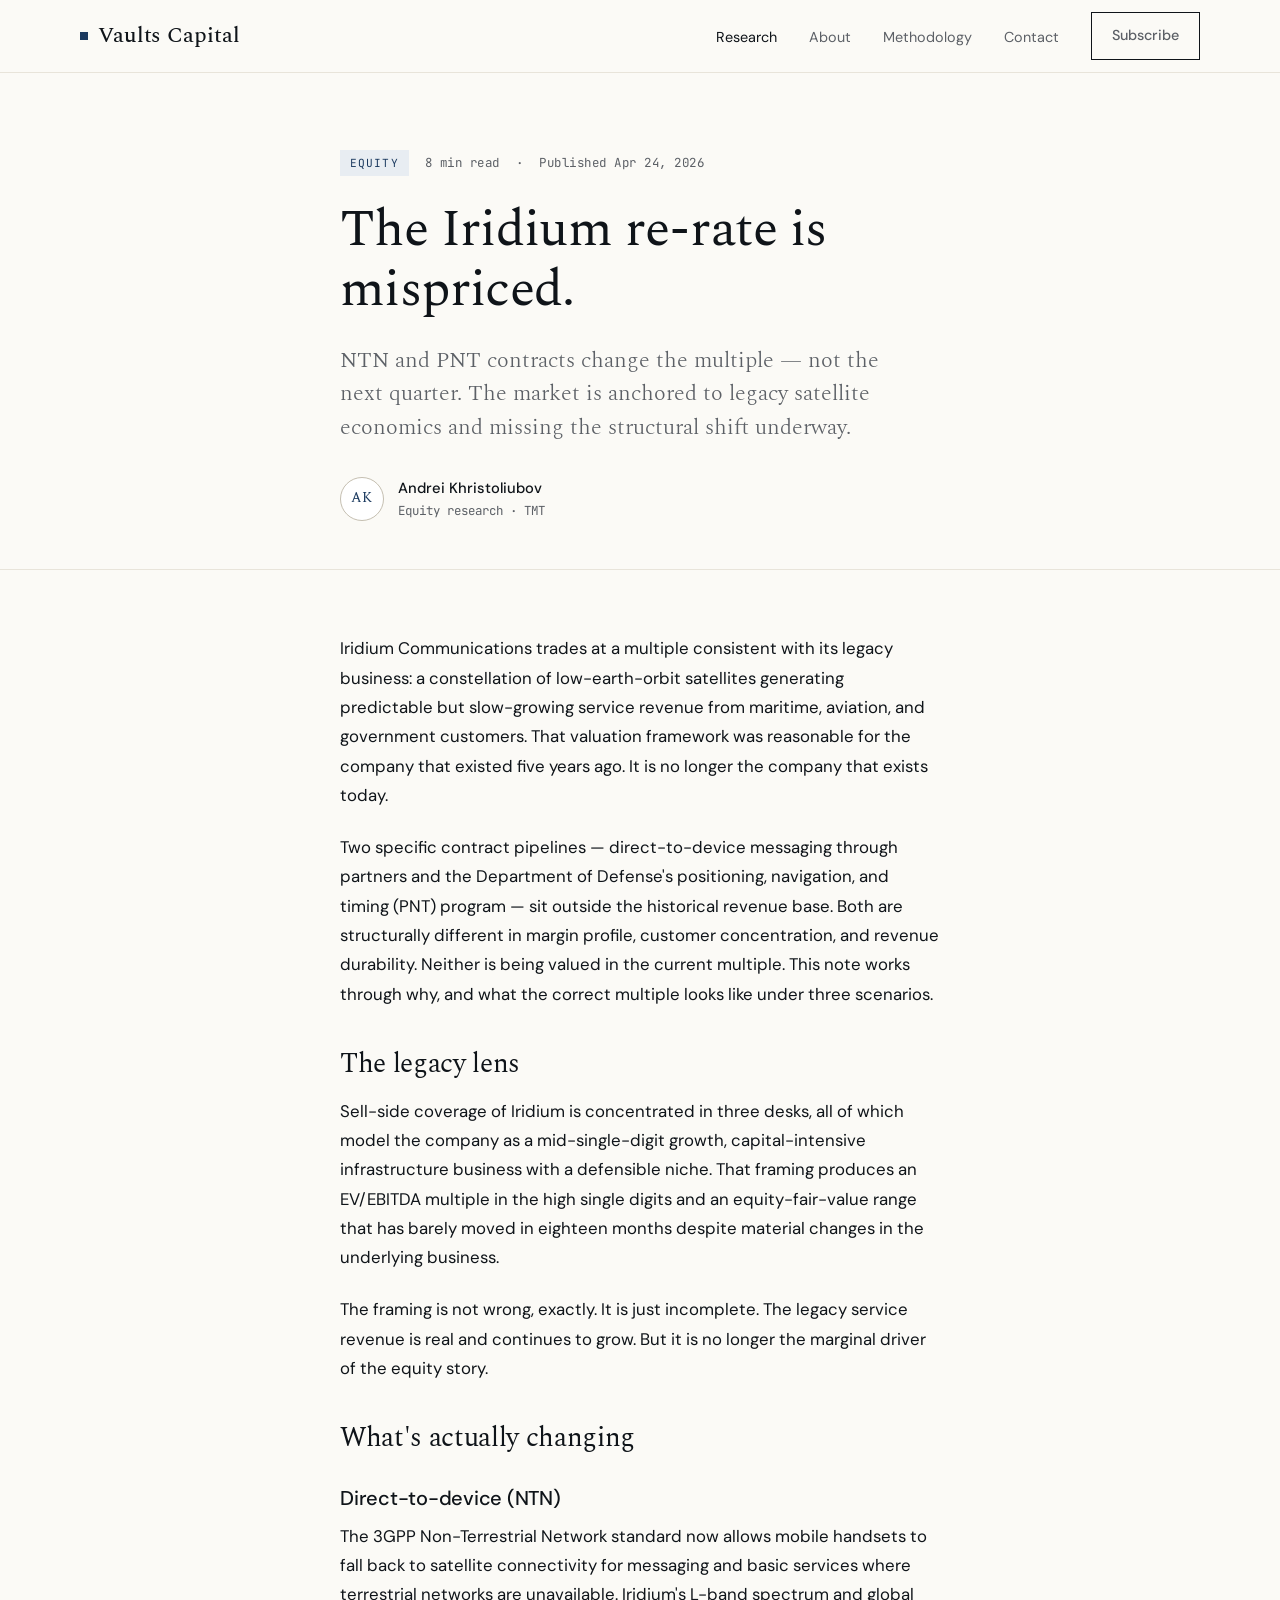
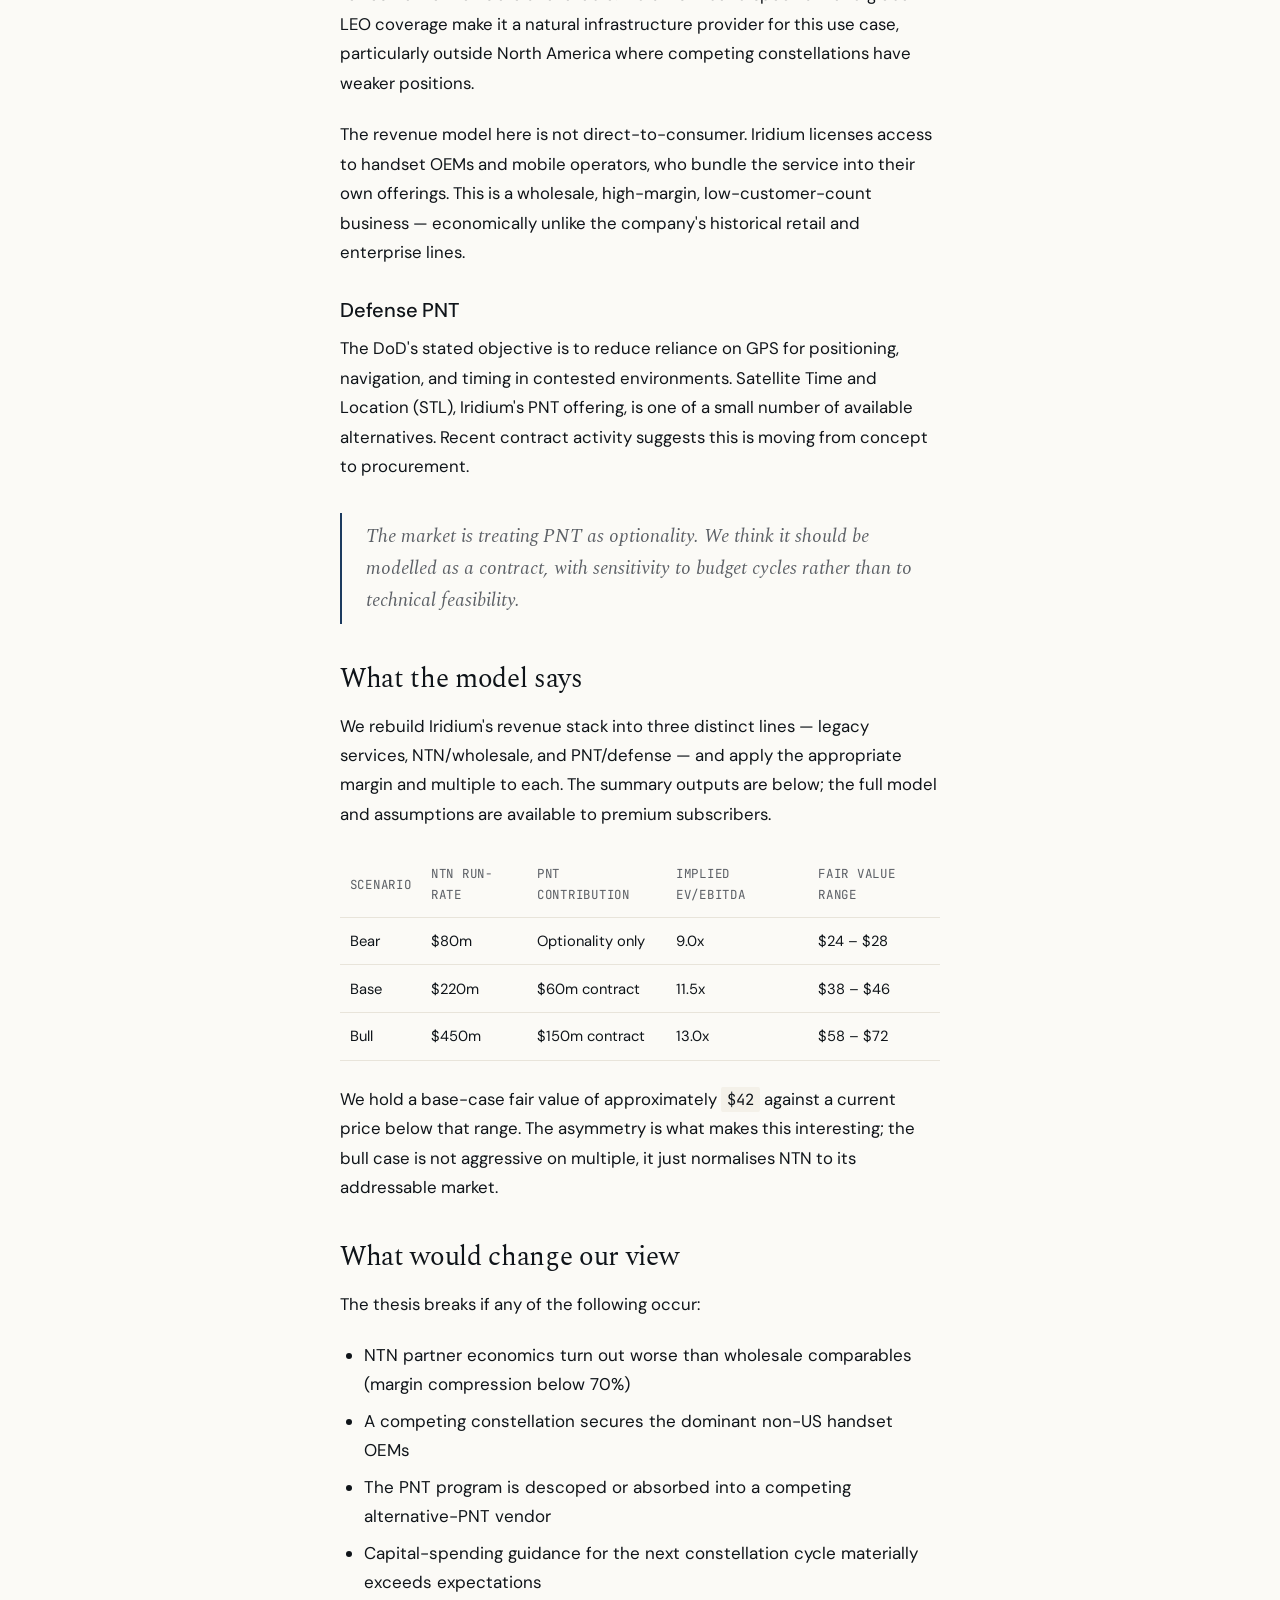
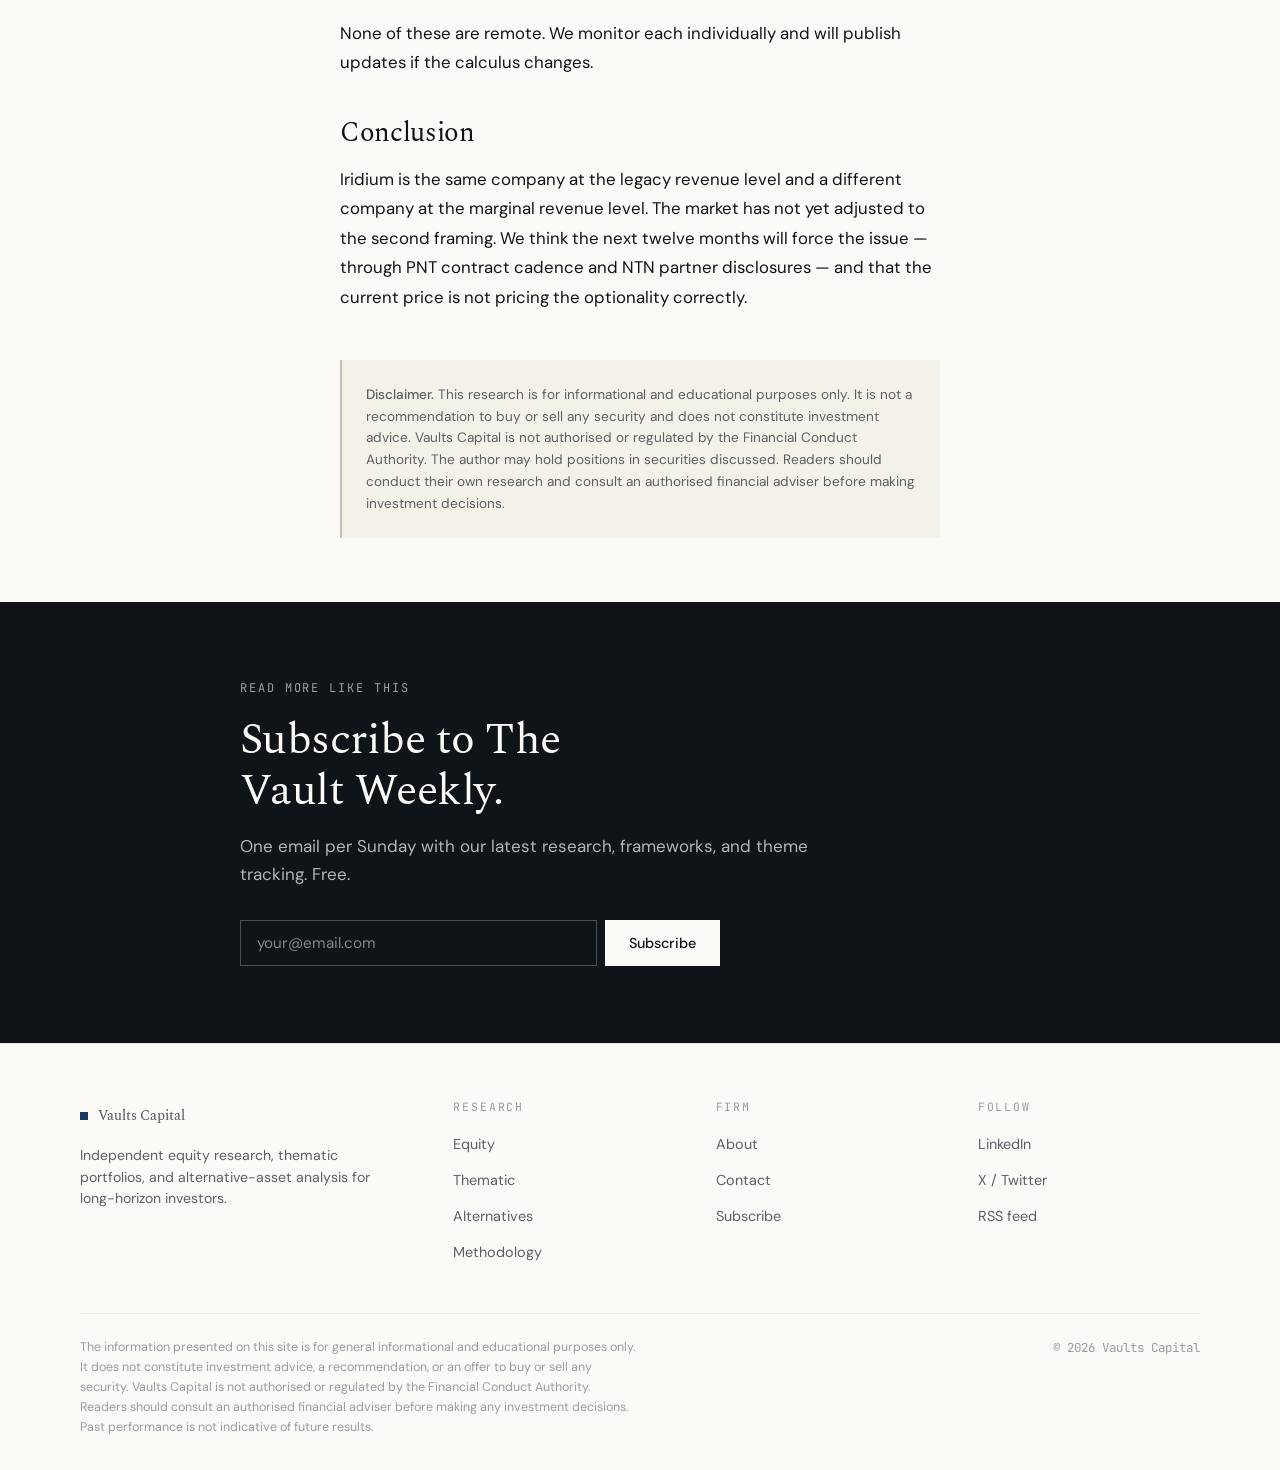
<file: articles/iridium-rerate.html>
<!DOCTYPE html>
<html lang="en">
<head>
  <meta charset="UTF-8" />
  <meta name="viewport" content="width=device-width, initial-scale=1.0" />
  <title>The Iridium re-rate is mispriced — Vaults Capital</title>
  <meta name="description" content="NTN and PNT contracts change the multiple — not the next quarter. An equity research note on Iridium Communications." />
  <link rel="icon" type="image/svg+xml" href="data:image/svg+xml,%3Csvg xmlns='http://www.w3.org/2000/svg' viewBox='0 0 32 32'%3E%3Crect width='32' height='32' fill='%23FBFAF6'/%3E%3Crect x='12' y='12' width='8' height='8' fill='%231B3A5F'/%3E%3C/svg%3E" />
  <link rel="preconnect" href="https://fonts.googleapis.com" />
  <link rel="preconnect" href="https://fonts.gstatic.com" crossorigin />
  <link href="https://fonts.googleapis.com/css2?family=Spectral:ital,wght@0,300;0,400;0,500;1,300;1,400&family=DM+Sans:wght@300;400;500&family=JetBrains+Mono:wght@400&display=swap" rel="stylesheet" />
  <link rel="stylesheet" href="../styles.css" />
</head>
<body>

  <header class="site-header">
    <div class="container nav">
      <a href="../index.html" class="brand"><span class="brand-mark"></span>Vaults Capital</a>
      <nav>
        <ul class="nav-links" id="navLinks">
          <li><a href="../research.html" class="is-active">Research</a></li>
          <li><a href="../about.html">About</a></li>
          <li><a href="../methodology.html">Methodology</a></li>
          <li><a href="../contact.html">Contact</a></li>
          <li><a href="../subscribe.html" class="btn">Subscribe</a></li>
        </ul>
      </nav>
      <button class="nav-toggle" aria-label="Toggle navigation" id="navToggle">
        <span></span><span></span><span></span>
      </button>
    </div>
  </header>

  <main>

    <article>

      <!-- ============ ARTICLE HERO ============ -->
      <section class="article-hero">
        <div class="container container--read">
          <div class="meta-row">
            <span class="tag">Equity</span>
            <span>8 min read</span>
            <span>·</span>
            <span>Published Apr 24, 2026</span>
          </div>
          <h1>The Iridium re-rate is mispriced.</h1>
          <p class="lede">NTN and PNT contracts change the multiple — not the next quarter. The market is anchored to legacy satellite economics and missing the structural shift underway.</p>
          <div style="margin-top: 2rem; display: flex; align-items: center; gap: 0.85rem;">
            <div class="avatar" style="width: 44px; height: 44px; font-size: 0.9rem; margin: 0;">AK</div>
            <div>
              <div style="font-size: 0.92rem; font-weight: 500;">Andrei Khristoliubov</div>
              <div style="font-size: 0.78rem; color: var(--ink-muted); font-family: var(--font-mono);">Equity research · TMT</div>
            </div>
          </div>
        </div>
      </section>

      <!-- ============ ARTICLE BODY ============ -->
      <section class="article-body">
        <div class="container container--read">

          <p>Iridium Communications trades at a multiple consistent with its legacy business: a constellation of low-earth-orbit satellites generating predictable but slow-growing service revenue from maritime, aviation, and government customers. That valuation framework was reasonable for the company that existed five years ago. It is no longer the company that exists today.</p>

          <p>Two specific contract pipelines — direct-to-device messaging through partners and the Department of Defense's positioning, navigation, and timing (PNT) program — sit outside the historical revenue base. Both are structurally different in margin profile, customer concentration, and revenue durability. Neither is being valued in the current multiple. This note works through why, and what the correct multiple looks like under three scenarios.</p>

          <h2>The legacy lens</h2>

          <p>Sell-side coverage of Iridium is concentrated in three desks, all of which model the company as a mid-single-digit growth, capital-intensive infrastructure business with a defensible niche. That framing produces an EV/EBITDA multiple in the high single digits and an equity-fair-value range that has barely moved in eighteen months despite material changes in the underlying business.</p>

          <p>The framing is not wrong, exactly. It is just incomplete. The legacy service revenue is real and continues to grow. But it is no longer the marginal driver of the equity story.</p>

          <h2>What's actually changing</h2>

          <h3>Direct-to-device (NTN)</h3>

          <p>The 3GPP Non-Terrestrial Network standard now allows mobile handsets to fall back to satellite connectivity for messaging and basic services where terrestrial networks are unavailable. Iridium's L-band spectrum and global LEO coverage make it a natural infrastructure provider for this use case, particularly outside North America where competing constellations have weaker positions.</p>

          <p>The revenue model here is not direct-to-consumer. Iridium licenses access to handset OEMs and mobile operators, who bundle the service into their own offerings. This is a wholesale, high-margin, low-customer-count business — economically unlike the company's historical retail and enterprise lines.</p>

          <h3>Defense PNT</h3>

          <p>The DoD's stated objective is to reduce reliance on GPS for positioning, navigation, and timing in contested environments. Satellite Time and Location (STL), Iridium's PNT offering, is one of a small number of available alternatives. Recent contract activity suggests this is moving from concept to procurement.</p>

          <blockquote>The market is treating PNT as optionality. We think it should be modelled as a contract, with sensitivity to budget cycles rather than to technical feasibility.</blockquote>

          <h2>What the model says</h2>

          <p>We rebuild Iridium's revenue stack into three distinct lines — legacy services, NTN/wholesale, and PNT/defense — and apply the appropriate margin and multiple to each. The summary outputs are below; the full model and assumptions are available to premium subscribers.</p>

          <table>
            <thead>
              <tr>
                <th>Scenario</th>
                <th>NTN run-rate</th>
                <th>PNT contribution</th>
                <th>Implied EV/EBITDA</th>
                <th>Fair value range</th>
              </tr>
            </thead>
            <tbody>
              <tr>
                <td>Bear</td>
                <td>$80m</td>
                <td>Optionality only</td>
                <td>9.0x</td>
                <td>$24 – $28</td>
              </tr>
              <tr>
                <td>Base</td>
                <td>$220m</td>
                <td>$60m contract</td>
                <td>11.5x</td>
                <td>$38 – $46</td>
              </tr>
              <tr>
                <td>Bull</td>
                <td>$450m</td>
                <td>$150m contract</td>
                <td>13.0x</td>
                <td>$58 – $72</td>
              </tr>
            </tbody>
          </table>

          <p>We hold a base-case fair value of approximately <code>$42</code> against a current price below that range. The asymmetry is what makes this interesting; the bull case is not aggressive on multiple, it just normalises NTN to its addressable market.</p>

          <h2>What would change our view</h2>

          <p>The thesis breaks if any of the following occur:</p>

          <ul>
            <li>NTN partner economics turn out worse than wholesale comparables (margin compression below 70%)</li>
            <li>A competing constellation secures the dominant non-US handset OEMs</li>
            <li>The PNT program is descoped or absorbed into a competing alternative-PNT vendor</li>
            <li>Capital-spending guidance for the next constellation cycle materially exceeds expectations</li>
          </ul>

          <p>None of these are remote. We monitor each individually and will publish updates if the calculus changes.</p>

          <h2>Conclusion</h2>

          <p>Iridium is the same company at the legacy revenue level and a different company at the marginal revenue level. The market has not yet adjusted to the second framing. We think the next twelve months will force the issue — through PNT contract cadence and NTN partner disclosures — and that the current price is not pricing the optionality correctly.</p>

          <div class="article-disclaimer">
            <strong>Disclaimer.</strong> This research is for informational and educational purposes only. It is not a recommendation to buy or sell any security and does not constitute investment advice. Vaults Capital is not authorised or regulated by the Financial Conduct Authority. The author may hold positions in securities discussed. Readers should conduct their own research and consult an authorised financial adviser before making investment decisions.
          </div>

        </div>
      </section>

    </article>

    <!-- ============ NEWSLETTER ============ -->
    <section class="newsletter">
      <div class="container container--narrow">
        <span class="eyebrow" style="color: rgba(251,250,246,0.6); display: block; margin-bottom: 1rem;">Read more like this</span>
        <h2>Subscribe to The Vault Weekly.</h2>
        <p>One email per Sunday with our latest research, frameworks, and theme tracking. Free.</p>
        <form class="newsletter-form" onsubmit="event.preventDefault(); alert('Connect this form to Beehiiv, ConvertKit, or Substack at launch.');">
          <input type="email" placeholder="your@email.com" required aria-label="Email address" />
          <button type="submit">Subscribe</button>
        </form>
      </div>
    </section>

  </main>

  <footer class="site-footer">
    <div class="container">
      <div class="footer-top">
        <div>
          <a href="../index.html" class="brand"><span class="brand-mark"></span>Vaults Capital</a>
          <p style="margin-top: 1rem; font-size: 0.88rem; color: var(--ink-muted); max-width: 32ch; line-height: 1.55;">Independent equity research, thematic portfolios, and alternative-asset analysis for long-horizon investors.</p>
        </div>
        <div>
          <h4>Research</h4>
          <ul>
            <li><a href="../research.html?filter=equity">Equity</a></li>
            <li><a href="../research.html?filter=thematic">Thematic</a></li>
            <li><a href="../research.html?filter=alternatives">Alternatives</a></li>
            <li><a href="../methodology.html">Methodology</a></li>
          </ul>
        </div>
        <div>
          <h4>Firm</h4>
          <ul>
            <li><a href="../about.html">About</a></li>
            <li><a href="../contact.html">Contact</a></li>
            <li><a href="../subscribe.html">Subscribe</a></li>
          </ul>
        </div>
        <div>
          <h4>Follow</h4>
          <ul>
            <li><a href="#">LinkedIn</a></li>
            <li><a href="#">X / Twitter</a></li>
            <li><a href="#">RSS feed</a></li>
          </ul>
        </div>
      </div>
      <div class="footer-bottom">
        <p class="disclaimer">The information presented on this site is for general informational and educational purposes only. It does not constitute investment advice, a recommendation, or an offer to buy or sell any security. Vaults Capital is not authorised or regulated by the Financial Conduct Authority. Readers should consult an authorised financial adviser before making any investment decisions. Past performance is not indicative of future results.</p>
        <p class="copyright">© 2026 Vaults Capital</p>
      </div>
    </div>
  </footer>

  <script src="../script.js"></script>
</body>
</html>
</file>
<file: styles.css>
/* =========================================================
   Vaults Capital — shared stylesheet
   Edit color and type tokens in :root to rebrand globally
   ========================================================= */

:root {
  /* Palette */
  --bg: #FBFAF6;
  --bg-elevated: #FFFFFF;
  --bg-muted: #F4F1E9;
  --ink: #0F1419;
  --ink-muted: #5C6066;
  --ink-subtle: #999CA1;
  --accent: #1B3A5F;
  --accent-hover: #14283F;
  --accent-soft: #E8EDF2;
  --border: #E8E4DA;
  --border-strong: #C5BFB1;
  --success: #2D5A3E;
  --danger: #8B2E2E;

  /* Type */
  --font-serif: "Spectral", Georgia, "Times New Roman", serif;
  --font-sans: "DM Sans", -apple-system, BlinkMacSystemFont, "Segoe UI", system-ui, sans-serif;
  --font-mono: "JetBrains Mono", "SF Mono", Menlo, Consolas, monospace;

  /* Layout */
  --max-w: 1200px;
  --read-w: 680px;
  --gutter: clamp(1.25rem, 4vw, 2.5rem);

  /* Motion */
  --ease: cubic-bezier(0.2, 0.6, 0.2, 1);
}

* { box-sizing: border-box; margin: 0; padding: 0; }

html { scroll-behavior: smooth; -webkit-text-size-adjust: 100%; }

body {
  font-family: var(--font-sans);
  font-size: 17px;
  line-height: 1.65;
  color: var(--ink);
  background: var(--bg);
  -webkit-font-smoothing: antialiased;
  -moz-osx-font-smoothing: grayscale;
}

a { color: inherit; text-decoration: none; }
a:hover { color: var(--accent); }

img { max-width: 100%; display: block; }
button { font-family: inherit; cursor: pointer; border: none; background: none; }

::selection { background: var(--accent); color: var(--bg); }

/* ---------- Layout containers ---------- */
.container {
  width: 100%;
  max-width: var(--max-w);
  margin: 0 auto;
  padding: 0 var(--gutter);
}
.container--narrow { max-width: 880px; }
.container--read { max-width: var(--read-w); }

.section { padding: clamp(3.5rem, 8vw, 6rem) 0; }
.section--tight { padding: clamp(2.5rem, 5vw, 4rem) 0; }
.section--alt { background: var(--bg-muted); }

/* ---------- Typography ---------- */
h1, h2, h3, h4 {
  font-family: var(--font-serif);
  font-weight: 400;
  letter-spacing: -0.012em;
  line-height: 1.15;
  color: var(--ink);
}
h1 { font-size: clamp(2.5rem, 6vw, 4.25rem); }
h2 { font-size: clamp(2rem, 4vw, 2.75rem); }
h3 { font-size: 1.5rem; }
h4 { font-size: 1.15rem; }
p { color: var(--ink); }
strong { font-weight: 500; }
em { font-style: italic; }

.eyebrow {
  font-family: var(--font-mono);
  font-size: 0.75rem;
  font-weight: 400;
  letter-spacing: 0.16em;
  text-transform: uppercase;
  color: var(--ink-muted);
}

.lede {
  font-family: var(--font-serif);
  font-size: clamp(1.15rem, 2vw, 1.35rem);
  line-height: 1.55;
  color: var(--ink-muted);
  font-weight: 300;
}

/* ---------- Header / nav ---------- */
.site-header {
  position: sticky;
  top: 0;
  z-index: 50;
  background: color-mix(in srgb, var(--bg) 88%, transparent);
  backdrop-filter: saturate(140%) blur(8px);
  -webkit-backdrop-filter: saturate(140%) blur(8px);
  border-bottom: 1px solid var(--border);
}
.nav {
  display: flex;
  align-items: center;
  justify-content: space-between;
  height: 72px;
}
.brand {
  font-family: var(--font-serif);
  font-size: 1.35rem;
  font-weight: 500;
  letter-spacing: -0.005em;
  color: var(--ink);
}
.brand .brand-mark {
  display: inline-block;
  width: 8px;
  height: 8px;
  background: var(--accent);
  margin-right: 10px;
  vertical-align: middle;
  transform: translateY(-1px);
}
.nav-links {
  display: flex;
  gap: 2rem;
  align-items: center;
  list-style: none;
}
.nav-links a {
  font-size: 0.9rem;
  color: var(--ink-muted);
  position: relative;
  transition: color 200ms var(--ease);
}
.nav-links a:hover,
.nav-links a.is-active { color: var(--ink); }

.btn {
  display: inline-flex;
  align-items: center;
  gap: 8px;
  padding: 0.7rem 1.25rem;
  font-size: 0.9rem;
  font-weight: 500;
  border: 1px solid var(--ink);
  color: var(--ink);
  background: transparent;
  transition: all 200ms var(--ease);
  font-family: inherit;
}
.btn:hover {
  background: var(--ink);
  color: var(--bg);
}
.btn--primary {
  background: var(--ink);
  color: var(--bg);
}
.btn--primary:hover {
  background: var(--accent);
  border-color: var(--accent);
  color: var(--bg);
}
.btn--ghost {
  border-color: var(--border-strong);
  color: var(--ink-muted);
}
.btn--ghost:hover {
  border-color: var(--ink);
  color: var(--ink);
  background: transparent;
}

.nav-toggle {
  display: none;
  width: 32px;
  height: 32px;
  flex-direction: column;
  justify-content: center;
  gap: 5px;
}
.nav-toggle span {
  display: block;
  height: 1.5px;
  background: var(--ink);
  transition: transform 200ms var(--ease);
}

/* ---------- Hero ---------- */
.hero {
  padding: clamp(4rem, 9vw, 7rem) 0 clamp(3rem, 6vw, 5rem);
  border-bottom: 1px solid var(--border);
}
.hero h1 {
  margin: 1.5rem 0 1.5rem;
  max-width: 14ch;
}
.hero h1 em {
  color: var(--accent);
  font-style: italic;
}
.hero .lede {
  max-width: 36ch;
  margin-bottom: 2.5rem;
}
.hero-actions { display: flex; gap: 0.75rem; flex-wrap: wrap; }

/* ---------- Pillars ---------- */
.pillars {
  display: grid;
  grid-template-columns: repeat(3, 1fr);
  gap: clamp(1.5rem, 4vw, 3.5rem);
  padding: clamp(3rem, 6vw, 4.5rem) 0;
  border-bottom: 1px solid var(--border);
}
.pillar .eyebrow { display: block; margin-bottom: 1rem; }
.pillar h3 {
  font-size: 1.35rem;
  margin-bottom: 0.6rem;
}
.pillar p {
  font-size: 0.95rem;
  color: var(--ink-muted);
  line-height: 1.6;
}

/* ---------- Why Vaults section ---------- */
.compare {
  display: grid;
  grid-template-columns: 1fr 1fr;
  gap: 1rem;
  margin-top: 2.5rem;
}
.compare-card {
  padding: 1.75rem;
  border-radius: 4px;
  border: 1px solid var(--border);
}
.compare-card--us {
  background: var(--accent-soft);
  border-color: var(--accent);
}
.compare-card--them {
  background: var(--bg-muted);
}
.compare-card h3 {
  font-size: 1.05rem;
  font-family: var(--font-sans);
  font-weight: 500;
  margin-bottom: 1.25rem;
  padding-bottom: 0.85rem;
  border-bottom: 1px solid var(--border-strong);
}
.compare-card--us h3 { color: var(--accent); border-color: var(--accent); }
.compare-card ul { list-style: none; display: flex; flex-direction: column; gap: 0.9rem; }
.compare-card li {
  font-size: 0.92rem;
  line-height: 1.55;
  display: flex;
  gap: 0.6rem;
  align-items: flex-start;
}
.compare-card--us li { color: var(--accent); }
.compare-card--them li { color: var(--ink-muted); }
.compare-card--us li::before {
  content: "";
  display: inline-block;
  flex: 0 0 6px;
  width: 6px;
  height: 6px;
  border-radius: 50%;
  background: var(--accent);
  margin-top: 0.55rem;
}
.compare-card--them li::before {
  content: "";
  display: inline-block;
  flex: 0 0 8px;
  width: 8px;
  height: 1.5px;
  background: var(--ink-subtle);
  margin-top: 0.7rem;
}

.section-head {
  text-align: center;
  margin-bottom: 2.5rem;
}
.section-head .eyebrow { display: block; margin-bottom: 0.75rem; }
.section-head h2 { max-width: 22ch; margin: 0 auto 1rem; }
.section-head p {
  color: var(--ink-muted);
  max-width: 50ch;
  margin: 0 auto;
  font-size: 1rem;
}

/* ---------- Research feed ---------- */
.feed {
  display: grid;
  grid-template-columns: repeat(3, 1fr);
  gap: 1.5rem;
}
.feed-head {
  display: flex;
  justify-content: space-between;
  align-items: baseline;
  margin-bottom: 2rem;
}
.feed-head h2 { font-size: 1.85rem; }
.feed-head a {
  font-size: 0.9rem;
  color: var(--ink-muted);
  border-bottom: 1px solid var(--border-strong);
  padding-bottom: 1px;
  transition: all 200ms var(--ease);
}
.feed-head a:hover { color: var(--accent); border-color: var(--accent); }

.article-card {
  display: block;
  border-top: 1px solid var(--border-strong);
  padding-top: 1.25rem;
  transition: transform 250ms var(--ease);
}
.article-card:hover { transform: translateY(-2px); color: inherit; }
.article-card:hover h3 { color: var(--accent); }
.article-card .eyebrow { display: block; margin-bottom: 0.85rem; }
.article-card h3 {
  font-size: 1.25rem;
  line-height: 1.25;
  margin-bottom: 0.75rem;
  transition: color 200ms var(--ease);
}
.article-card .excerpt {
  font-size: 0.9rem;
  color: var(--ink-muted);
  line-height: 1.55;
  margin-bottom: 1rem;
}
.article-card .meta {
  font-size: 0.78rem;
  color: var(--ink-subtle);
  font-family: var(--font-mono);
  letter-spacing: 0.04em;
}

/* ---------- Subscribe pricing ---------- */
.pricing {
  display: grid;
  grid-template-columns: 1fr 1fr;
  gap: 1.25rem;
  max-width: 720px;
  margin: 0 auto;
}
.tier {
  background: var(--bg-elevated);
  border: 1px solid var(--border);
  border-radius: 4px;
  padding: 2rem;
  display: flex;
  flex-direction: column;
}
.tier--featured {
  border: 1.5px solid var(--accent);
  position: relative;
}
.tier--featured::before {
  content: "Most popular";
  position: absolute;
  top: -12px;
  left: 1.5rem;
  background: var(--accent);
  color: var(--bg);
  font-size: 0.7rem;
  letter-spacing: 0.08em;
  text-transform: uppercase;
  padding: 4px 10px;
  font-family: var(--font-mono);
}
.tier .eyebrow { margin-bottom: 0.85rem; }
.tier h3 {
  font-size: 1.4rem;
  margin-bottom: 0.4rem;
}
.tier .tier-desc {
  font-size: 0.9rem;
  color: var(--ink-muted);
  margin-bottom: 1.5rem;
  line-height: 1.5;
}
.tier .price {
  font-family: var(--font-serif);
  font-size: 2.5rem;
  font-weight: 400;
  margin-bottom: 0.25rem;
  letter-spacing: -0.02em;
}
.tier .price-suffix { font-size: 0.95rem; color: var(--ink-muted); font-family: var(--font-sans); }
.tier ul {
  list-style: none;
  margin: 1.75rem 0;
  display: flex;
  flex-direction: column;
  gap: 0.65rem;
  flex: 1;
}
.tier li {
  font-size: 0.9rem;
  display: flex;
  gap: 0.6rem;
  align-items: flex-start;
  color: var(--ink);
  line-height: 1.45;
}
.tier li::before {
  content: "";
  display: inline-block;
  flex: 0 0 14px;
  width: 14px;
  height: 14px;
  background: var(--accent-soft);
  border-radius: 50%;
  margin-top: 0.2rem;
  position: relative;
}
.tier li[data-disabled]::before { background: var(--bg-muted); }
.tier li[data-disabled] { color: var(--ink-subtle); text-decoration: line-through; }

/* ---------- Founders ---------- */
.founders {
  display: grid;
  grid-template-columns: repeat(3, 1fr);
  gap: 2rem;
}
.founder {
  display: flex;
  flex-direction: column;
}
.avatar {
  width: 88px;
  height: 88px;
  border-radius: 50%;
  background: var(--bg-elevated);
  border: 1px solid var(--border-strong);
  display: flex;
  align-items: center;
  justify-content: center;
  font-family: var(--font-serif);
  font-size: 1.5rem;
  color: var(--accent);
  margin-bottom: 1.25rem;
  letter-spacing: 0.02em;
}
.founder h3 {
  font-size: 1.15rem;
  font-family: var(--font-sans);
  font-weight: 500;
  margin-bottom: 0.2rem;
}
.founder .role {
  font-family: var(--font-mono);
  font-size: 0.78rem;
  color: var(--accent);
  margin-bottom: 0.85rem;
  letter-spacing: 0.04em;
  text-transform: uppercase;
}
.founder p {
  font-size: 0.92rem;
  color: var(--ink-muted);
  line-height: 1.55;
}

/* ---------- Newsletter inline ---------- */
.newsletter {
  background: var(--ink);
  color: var(--bg);
  padding: clamp(3rem, 6vw, 5rem) 0;
}
.newsletter h2 { color: var(--bg); max-width: 18ch; }
.newsletter p { color: color-mix(in srgb, var(--bg) 70%, transparent); margin-top: 1rem; max-width: 50ch; }
.newsletter-form {
  display: flex;
  gap: 0.5rem;
  margin-top: 2rem;
  max-width: 480px;
}
.newsletter input[type="email"] {
  flex: 1;
  padding: 0.75rem 1rem;
  border: 1px solid color-mix(in srgb, var(--bg) 25%, transparent);
  background: transparent;
  color: var(--bg);
  font-family: inherit;
  font-size: 0.95rem;
}
.newsletter input[type="email"]::placeholder { color: color-mix(in srgb, var(--bg) 50%, transparent); }
.newsletter input[type="email"]:focus {
  outline: none;
  border-color: var(--bg);
}
.newsletter button {
  padding: 0.75rem 1.5rem;
  background: var(--bg);
  color: var(--ink);
  font-weight: 500;
  font-size: 0.9rem;
  font-family: inherit;
  transition: all 200ms var(--ease);
}
.newsletter button:hover { background: var(--accent-soft); }

/* ---------- Footer ---------- */
.site-footer {
  background: var(--bg);
  border-top: 1px solid var(--border);
  padding: 3.5rem 0 2rem;
}
.footer-top {
  display: grid;
  grid-template-columns: 1.5fr 1fr 1fr 1fr;
  gap: 2.5rem;
  margin-bottom: 3rem;
}
.footer-top h4 {
  font-family: var(--font-mono);
  font-size: 0.72rem;
  letter-spacing: 0.16em;
  text-transform: uppercase;
  color: var(--ink-subtle);
  font-weight: 400;
  margin-bottom: 1rem;
}
.footer-top ul { list-style: none; display: flex; flex-direction: column; gap: 0.5rem; }
.footer-top a {
  font-size: 0.9rem;
  color: var(--ink-muted);
  transition: color 200ms var(--ease);
}
.footer-top a:hover { color: var(--accent); }
.footer-bottom {
  border-top: 1px solid var(--border);
  padding-top: 1.5rem;
  display: flex;
  justify-content: space-between;
  align-items: flex-start;
  gap: 2rem;
  flex-wrap: wrap;
}
.disclaimer {
  font-size: 0.78rem;
  color: var(--ink-subtle);
  line-height: 1.6;
  max-width: 70ch;
}
.copyright {
  font-size: 0.78rem;
  color: var(--ink-subtle);
  font-family: var(--font-mono);
}

/* ---------- Article reading view ---------- */
.article-hero {
  padding: clamp(3rem, 6vw, 5rem) 0 clamp(2rem, 4vw, 3rem);
  border-bottom: 1px solid var(--border);
}
.article-hero .meta-row {
  display: flex;
  gap: 1rem;
  align-items: center;
  margin-bottom: 1.5rem;
  font-family: var(--font-mono);
  font-size: 0.78rem;
  color: var(--ink-muted);
  letter-spacing: 0.04em;
}
.article-hero .tag {
  padding: 4px 10px;
  background: var(--accent-soft);
  color: var(--accent);
  text-transform: uppercase;
  letter-spacing: 0.1em;
  font-size: 0.7rem;
}
.article-hero h1 { font-size: clamp(2rem, 5vw, 3.25rem); margin-bottom: 1.5rem; max-width: 22ch; }
.article-hero .lede { max-width: 50ch; }

.article-body { padding: clamp(2.5rem, 5vw, 4rem) 0; }
.article-body p { margin-bottom: 1.4rem; font-size: 1.05rem; line-height: 1.75; }
.article-body h2 {
  font-size: 1.7rem;
  margin: 2.5rem 0 1rem;
}
.article-body h3 {
  font-size: 1.25rem;
  margin: 2rem 0 0.75rem;
  font-family: var(--font-sans);
  font-weight: 500;
}
.article-body blockquote {
  border-left: 2px solid var(--accent);
  padding: 0.5rem 0 0.5rem 1.5rem;
  margin: 2rem 0;
  font-family: var(--font-serif);
  font-style: italic;
  font-size: 1.2rem;
  color: var(--ink-muted);
}
.article-body ul, .article-body ol {
  padding-left: 1.5rem;
  margin-bottom: 1.4rem;
}
.article-body li { margin-bottom: 0.5rem; line-height: 1.7; }
.article-body code {
  background: var(--bg-muted);
  padding: 2px 6px;
  font-size: 0.92em;
  font-family: var(--font-mono);
  border-radius: 2px;
}
.article-body table {
  width: 100%;
  border-collapse: collapse;
  margin: 1.5rem 0;
  font-size: 0.92rem;
}
.article-body th, .article-body td {
  text-align: left;
  padding: 0.7rem 0.6rem;
  border-bottom: 1px solid var(--border);
}
.article-body th {
  font-family: var(--font-mono);
  font-size: 0.78rem;
  letter-spacing: 0.06em;
  text-transform: uppercase;
  color: var(--ink-muted);
  font-weight: 400;
}
.article-disclaimer {
  margin-top: 3rem;
  padding: 1.5rem;
  background: var(--bg-muted);
  border-left: 2px solid var(--border-strong);
  font-size: 0.85rem;
  color: var(--ink-muted);
  line-height: 1.6;
}

/* ---------- Page hero (non-home pages) ---------- */
.page-hero {
  padding: clamp(3rem, 6vw, 5rem) 0;
  border-bottom: 1px solid var(--border);
}
.page-hero .eyebrow { display: block; margin-bottom: 1rem; }
.page-hero h1 { font-size: clamp(2.25rem, 5vw, 3.5rem); margin-bottom: 1.5rem; max-width: 18ch; }
.page-hero .lede { max-width: 50ch; }

/* ---------- Research index list ---------- */
.research-list {
  display: grid;
  grid-template-columns: repeat(2, 1fr);
  gap: 1px;
  background: var(--border);
  margin-top: 2rem;
}
.research-list .article-card {
  background: var(--bg);
  padding: 2rem 1.75rem;
  border-top: none;
}
.filter-row {
  display: flex;
  gap: 0.5rem;
  margin-bottom: 0;
  flex-wrap: wrap;
}
.filter-chip {
  padding: 0.45rem 1rem;
  font-size: 0.82rem;
  border: 1px solid var(--border-strong);
  color: var(--ink-muted);
  background: transparent;
  font-family: var(--font-mono);
  letter-spacing: 0.04em;
  cursor: pointer;
  transition: all 200ms var(--ease);
}
.filter-chip:hover, .filter-chip.is-active {
  background: var(--ink);
  color: var(--bg);
  border-color: var(--ink);
}

/* ---------- Contact page ---------- */
.contact-grid {
  display: grid;
  grid-template-columns: 1fr 1fr;
  gap: 4rem;
  align-items: start;
}
.contact-block h3 {
  font-family: var(--font-mono);
  font-size: 0.75rem;
  letter-spacing: 0.16em;
  text-transform: uppercase;
  color: var(--ink-muted);
  font-weight: 400;
  margin-bottom: 0.85rem;
}
.contact-block p { font-size: 1.05rem; margin-bottom: 0.5rem; }
.contact-block a { color: var(--accent); border-bottom: 1px solid var(--accent-soft); padding-bottom: 1px; }
.contact-block a:hover { border-color: var(--accent); }

/* ---------- About page specifics ---------- */
.about-statement {
  font-family: var(--font-serif);
  font-size: clamp(1.5rem, 3vw, 2.1rem);
  line-height: 1.4;
  color: var(--ink);
  max-width: 28ch;
  font-weight: 300;
}
.about-statement em { color: var(--accent); font-style: italic; }

.principles {
  display: grid;
  grid-template-columns: repeat(2, 1fr);
  gap: 2.5rem;
  margin-top: 3rem;
}
.principle {
  border-top: 1px solid var(--border-strong);
  padding-top: 1.5rem;
}
.principle-num {
  font-family: var(--font-mono);
  font-size: 0.78rem;
  color: var(--accent);
  letter-spacing: 0.08em;
  margin-bottom: 0.85rem;
  display: block;
}
.principle h3 {
  font-family: var(--font-sans);
  font-weight: 500;
  font-size: 1.15rem;
  margin-bottom: 0.6rem;
}
.principle p { font-size: 0.95rem; color: var(--ink-muted); line-height: 1.6; }

.founder-detail {
  display: grid;
  grid-template-columns: 200px 1fr;
  gap: 3rem;
  align-items: start;
  padding: 3rem 0;
  border-top: 1px solid var(--border);
}
.founder-detail:last-of-type { border-bottom: 1px solid var(--border); }
.founder-detail .avatar { width: 140px; height: 140px; font-size: 2.25rem; margin: 0; }
.founder-detail .role { font-size: 0.82rem; }
.founder-detail h3 { font-family: var(--font-serif); font-size: 1.85rem; font-weight: 400; margin-bottom: 0.4rem; }
.founder-detail p { color: var(--ink); font-size: 1rem; line-height: 1.7; margin-bottom: 1rem; max-width: 60ch; }
.founder-detail .credentials {
  display: flex;
  flex-wrap: wrap;
  gap: 0.5rem;
  margin-top: 1rem;
}
.founder-detail .credentials span {
  font-family: var(--font-mono);
  font-size: 0.75rem;
  padding: 4px 10px;
  background: var(--bg-muted);
  color: var(--ink-muted);
  letter-spacing: 0.04em;
}

/* ---------- Animations ---------- */
@keyframes fade-up {
  from { opacity: 0; transform: translateY(12px); }
  to { opacity: 1; transform: translateY(0); }
}
.reveal {
  opacity: 0;
  animation: fade-up 700ms var(--ease) forwards;
}
.reveal-delay-1 { animation-delay: 100ms; }
.reveal-delay-2 { animation-delay: 200ms; }
.reveal-delay-3 { animation-delay: 300ms; }
.reveal-delay-4 { animation-delay: 400ms; }

/* ---------- Responsive ---------- */
@media (max-width: 880px) {
  .nav-links { display: none; }
  .nav-links.is-open {
    display: flex;
    position: absolute;
    top: 72px;
    left: 0;
    right: 0;
    background: var(--bg);
    flex-direction: column;
    padding: 1.5rem var(--gutter);
    border-bottom: 1px solid var(--border);
    gap: 1.25rem;
    align-items: flex-start;
  }
  .nav-toggle { display: flex; }
  .pillars, .feed, .founders, .compare,
  .pricing, .research-list, .principles, .contact-grid {
    grid-template-columns: 1fr;
  }
  .footer-top { grid-template-columns: 1fr 1fr; gap: 2rem; }
  .founder-detail { grid-template-columns: 1fr; gap: 1.5rem; }
  .founder-detail .avatar { width: 96px; height: 96px; font-size: 1.6rem; }
  .newsletter-form { flex-direction: column; }
}
@media (max-width: 480px) {
  .footer-top { grid-template-columns: 1fr; }
  .hero-actions { width: 100%; }
  .hero-actions .btn { flex: 1; justify-content: center; }
}

/* ---------- Reduced motion ---------- */
@media (prefers-reduced-motion: reduce) {
  *, *::before, *::after {
    animation-duration: 0.01ms !important;
    transition-duration: 0.01ms !important;
  }
  html { scroll-behavior: auto; }
}
</file>
